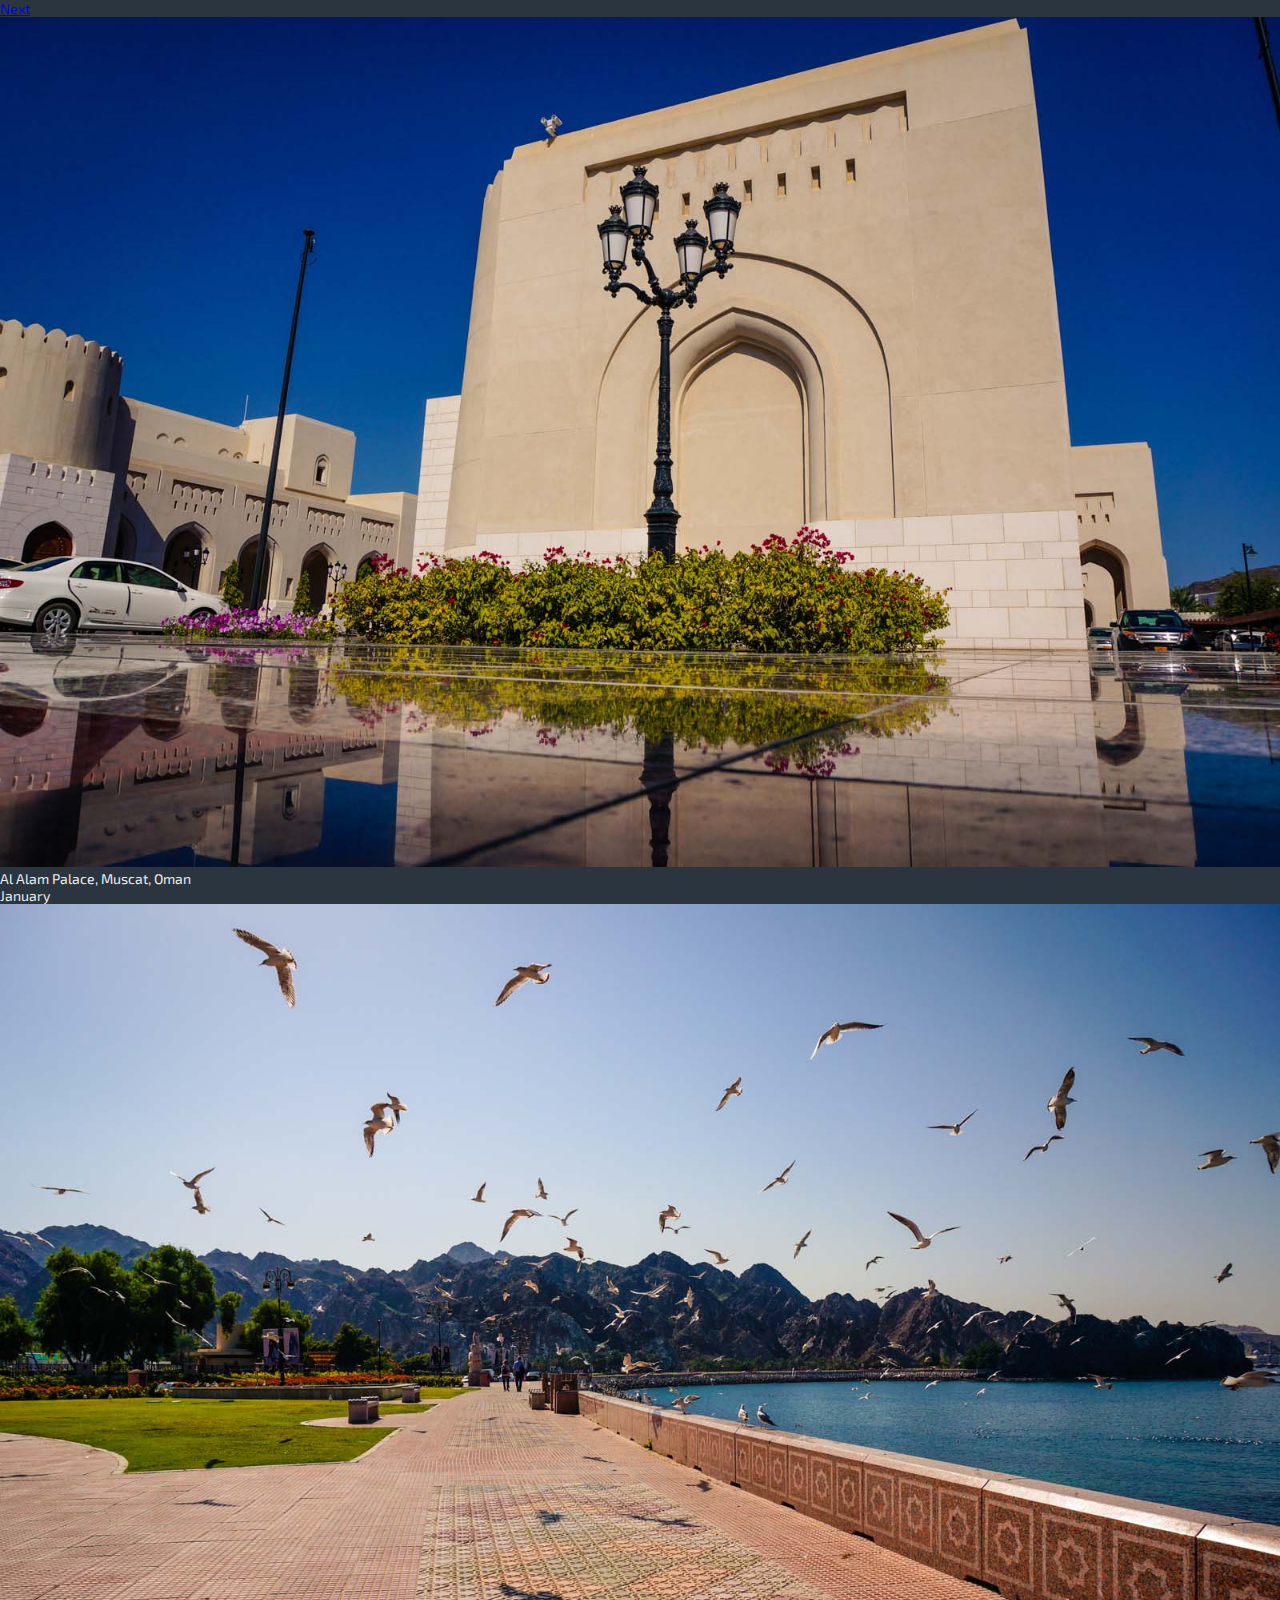
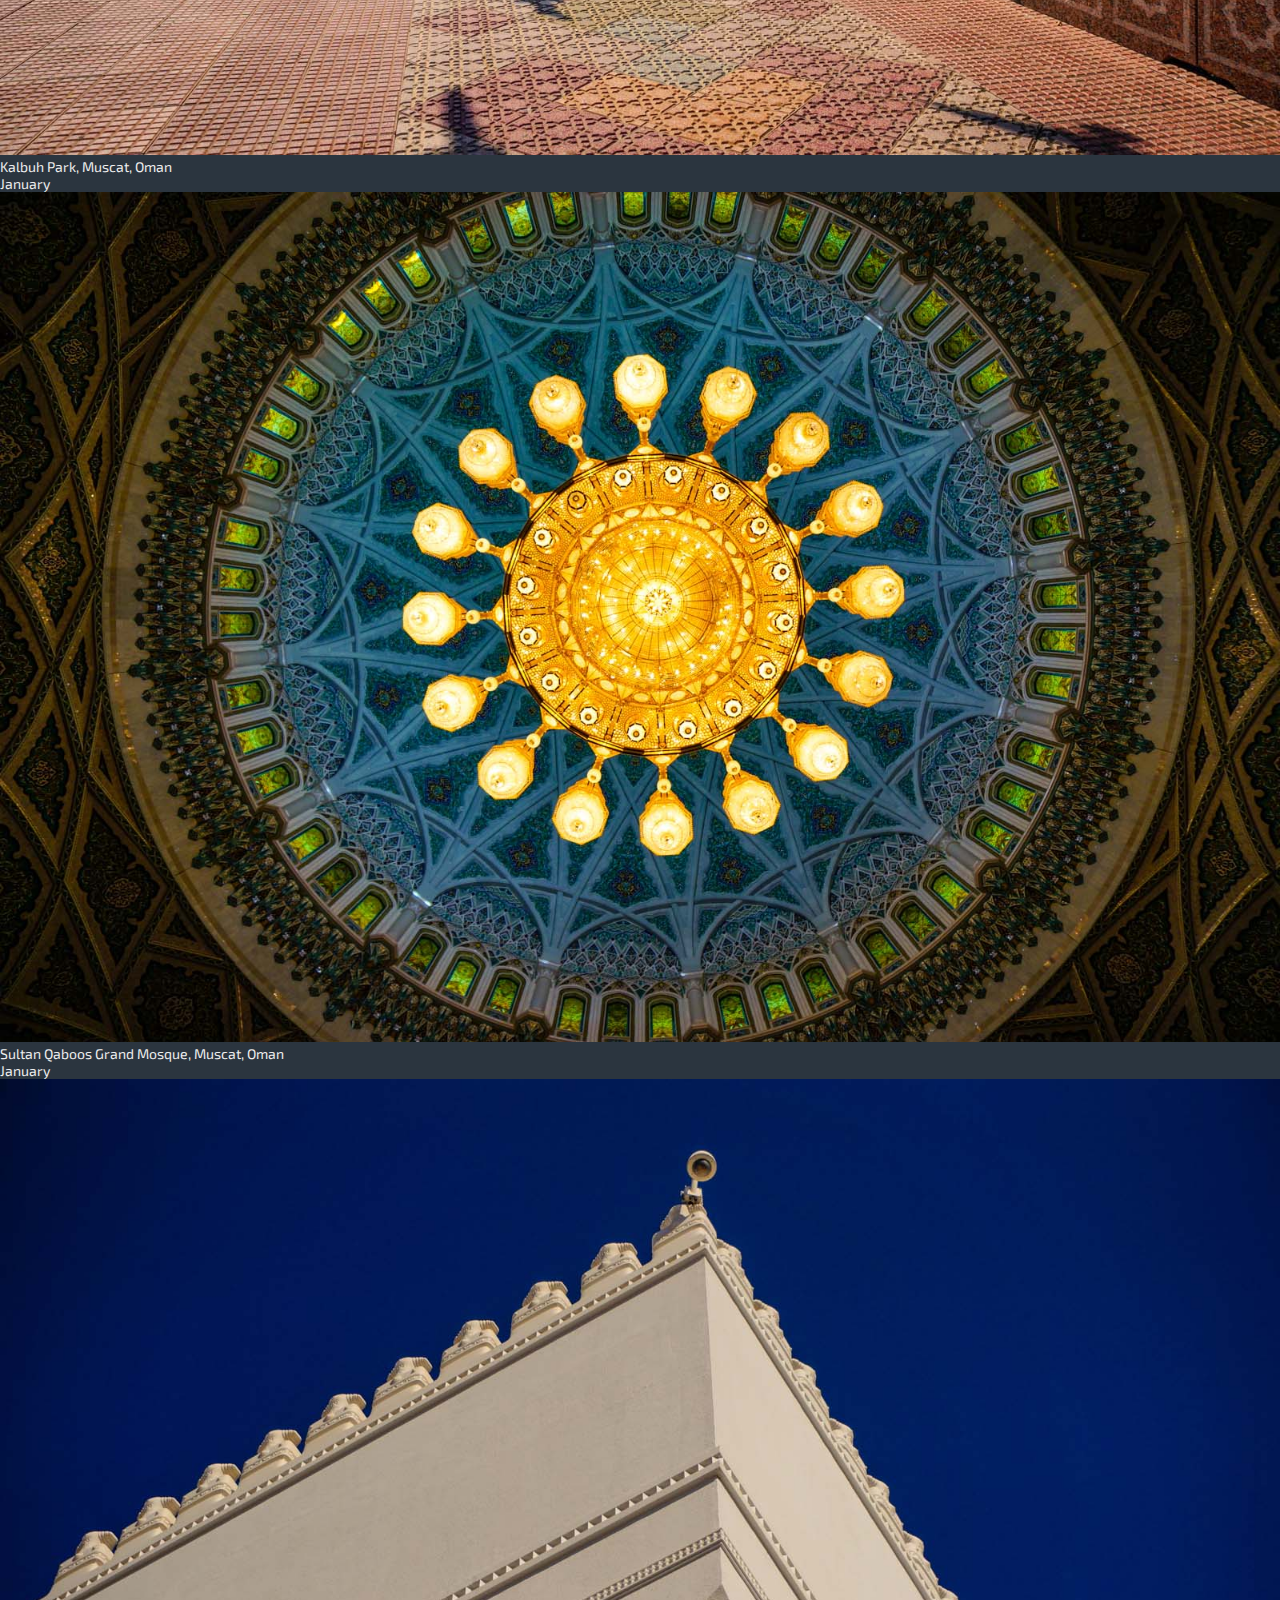
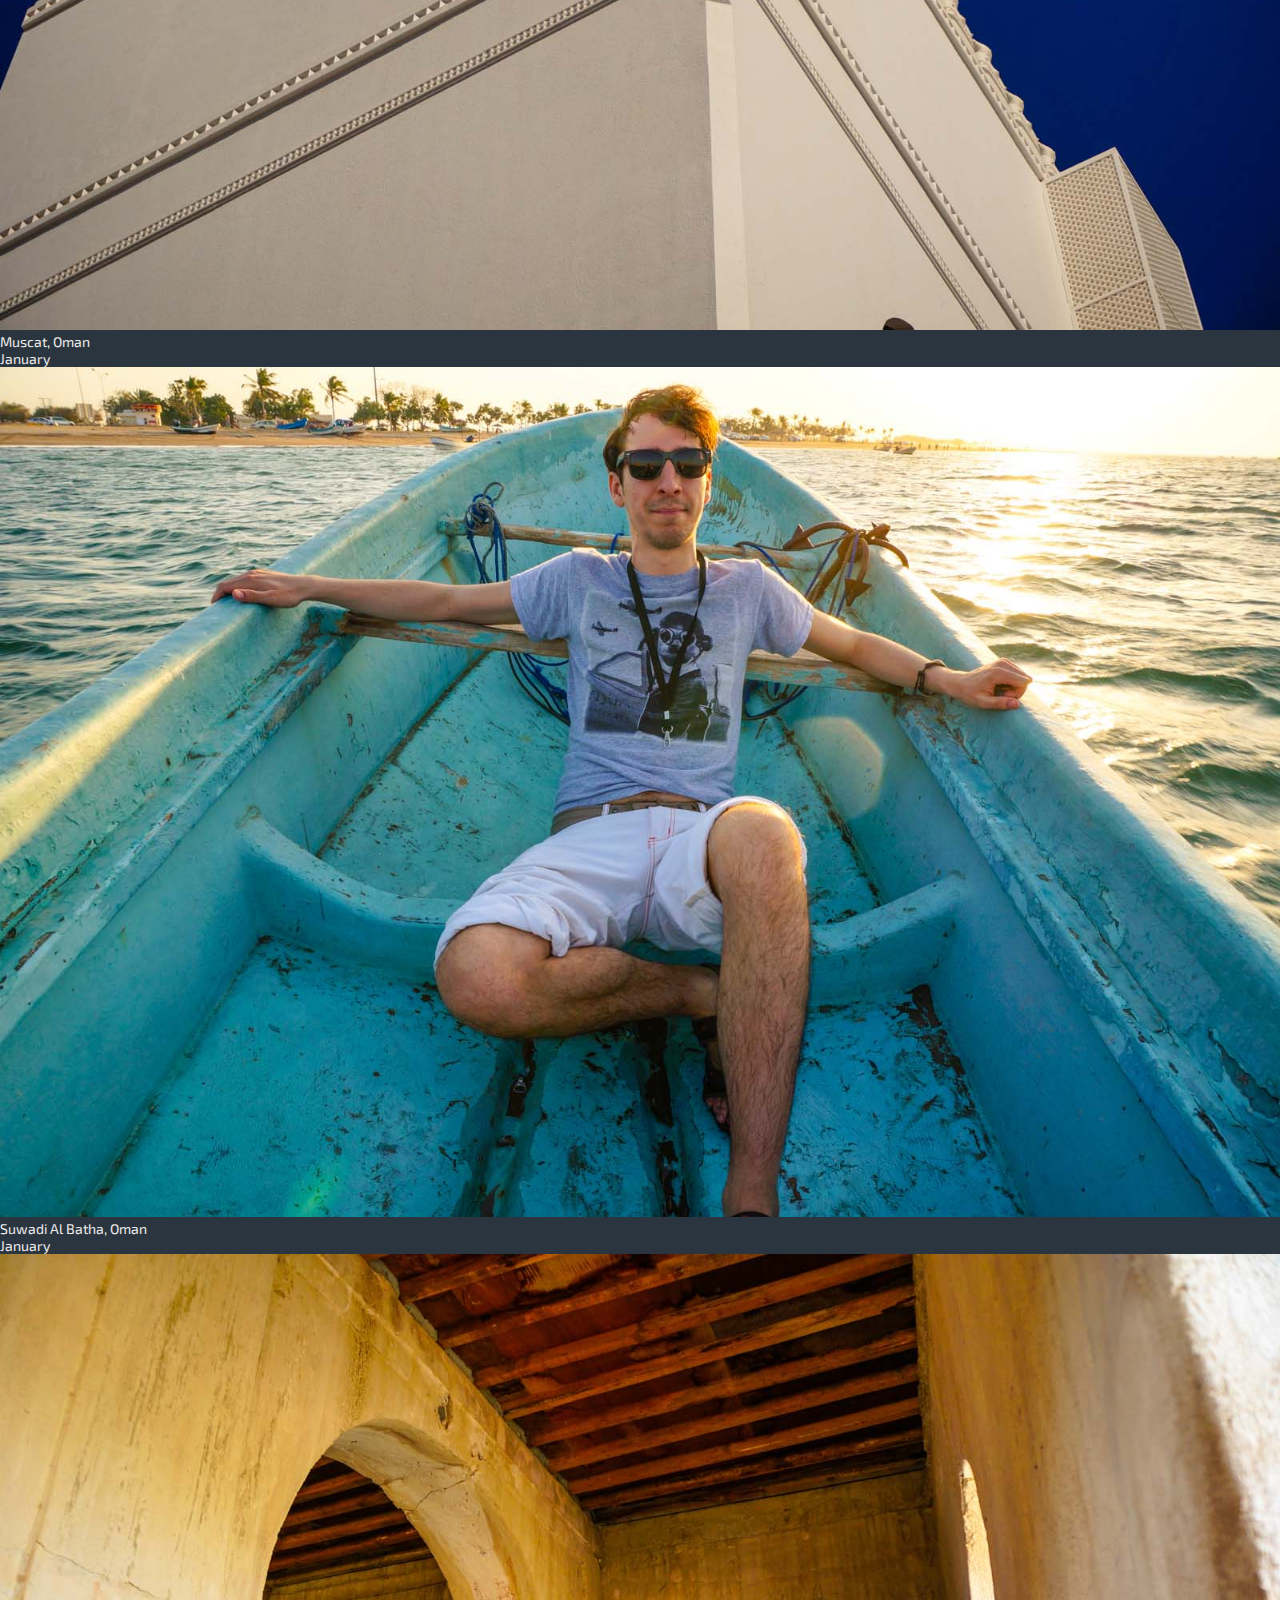
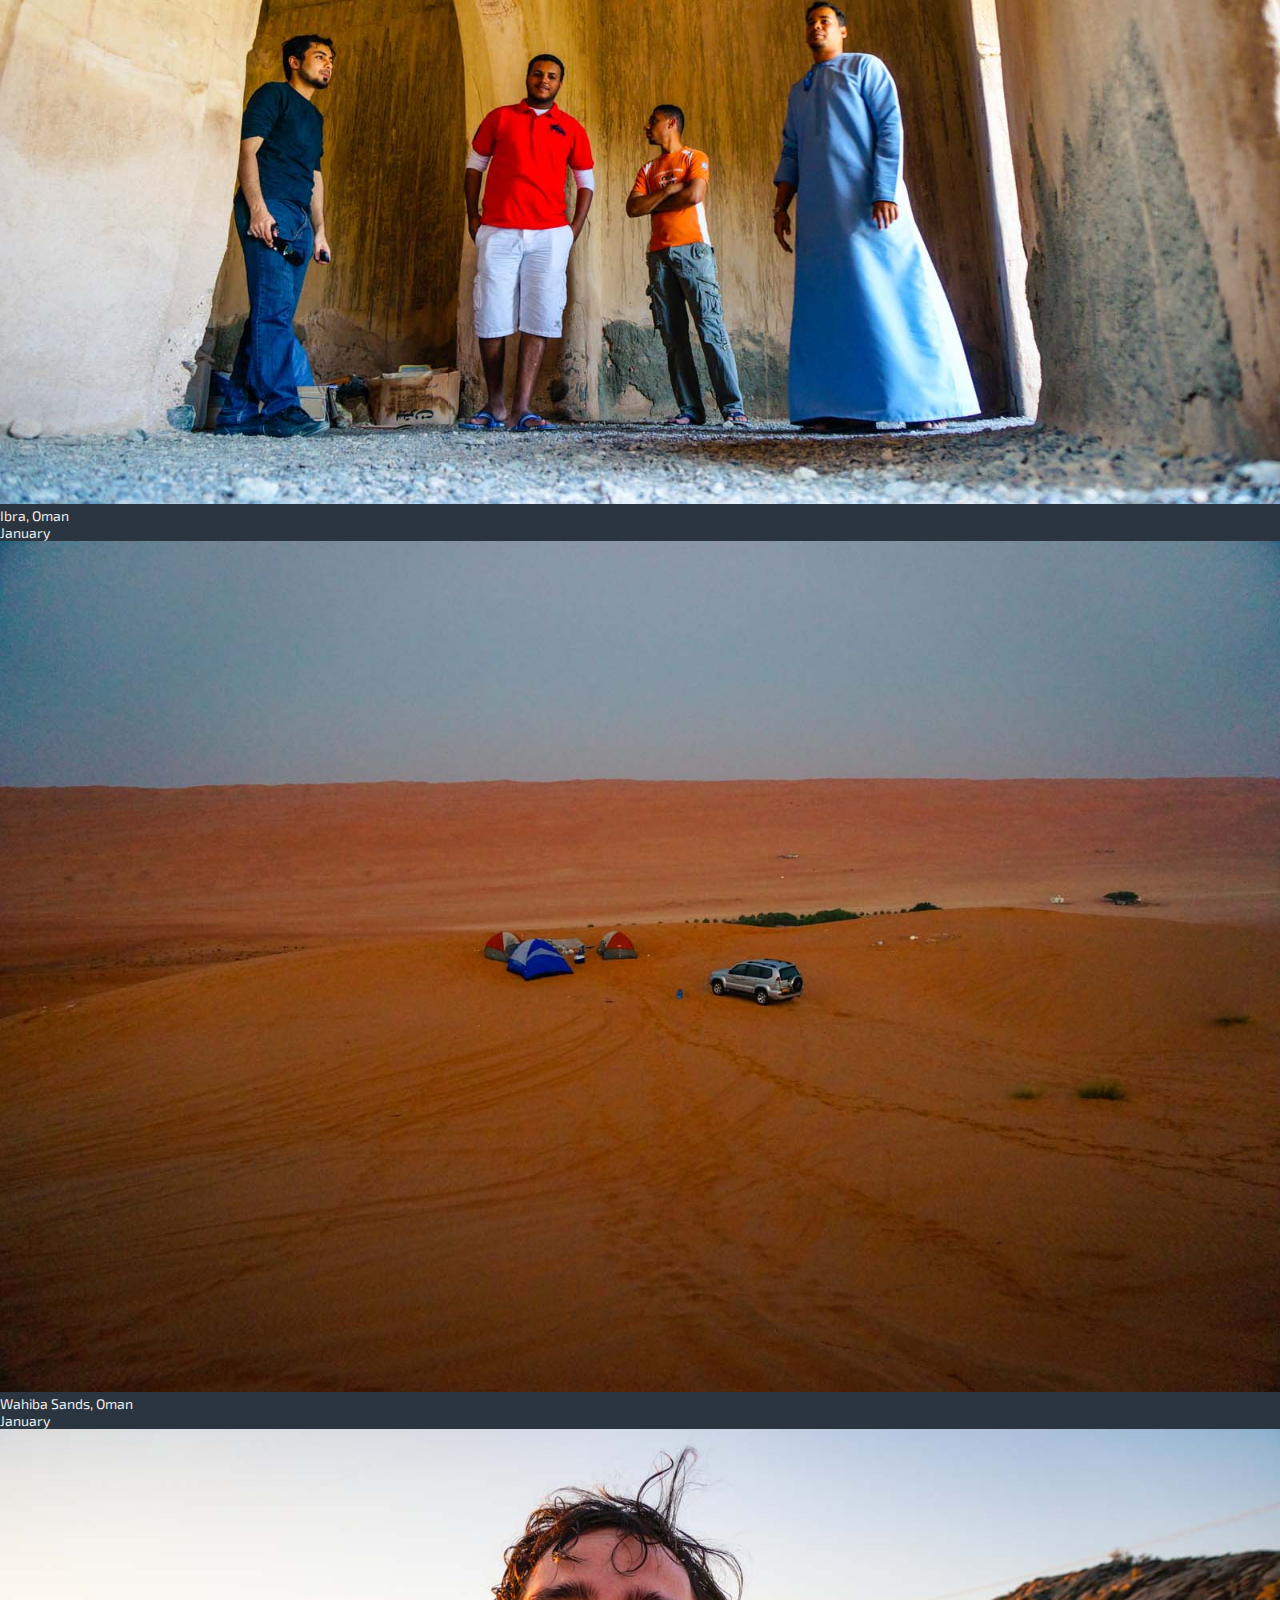
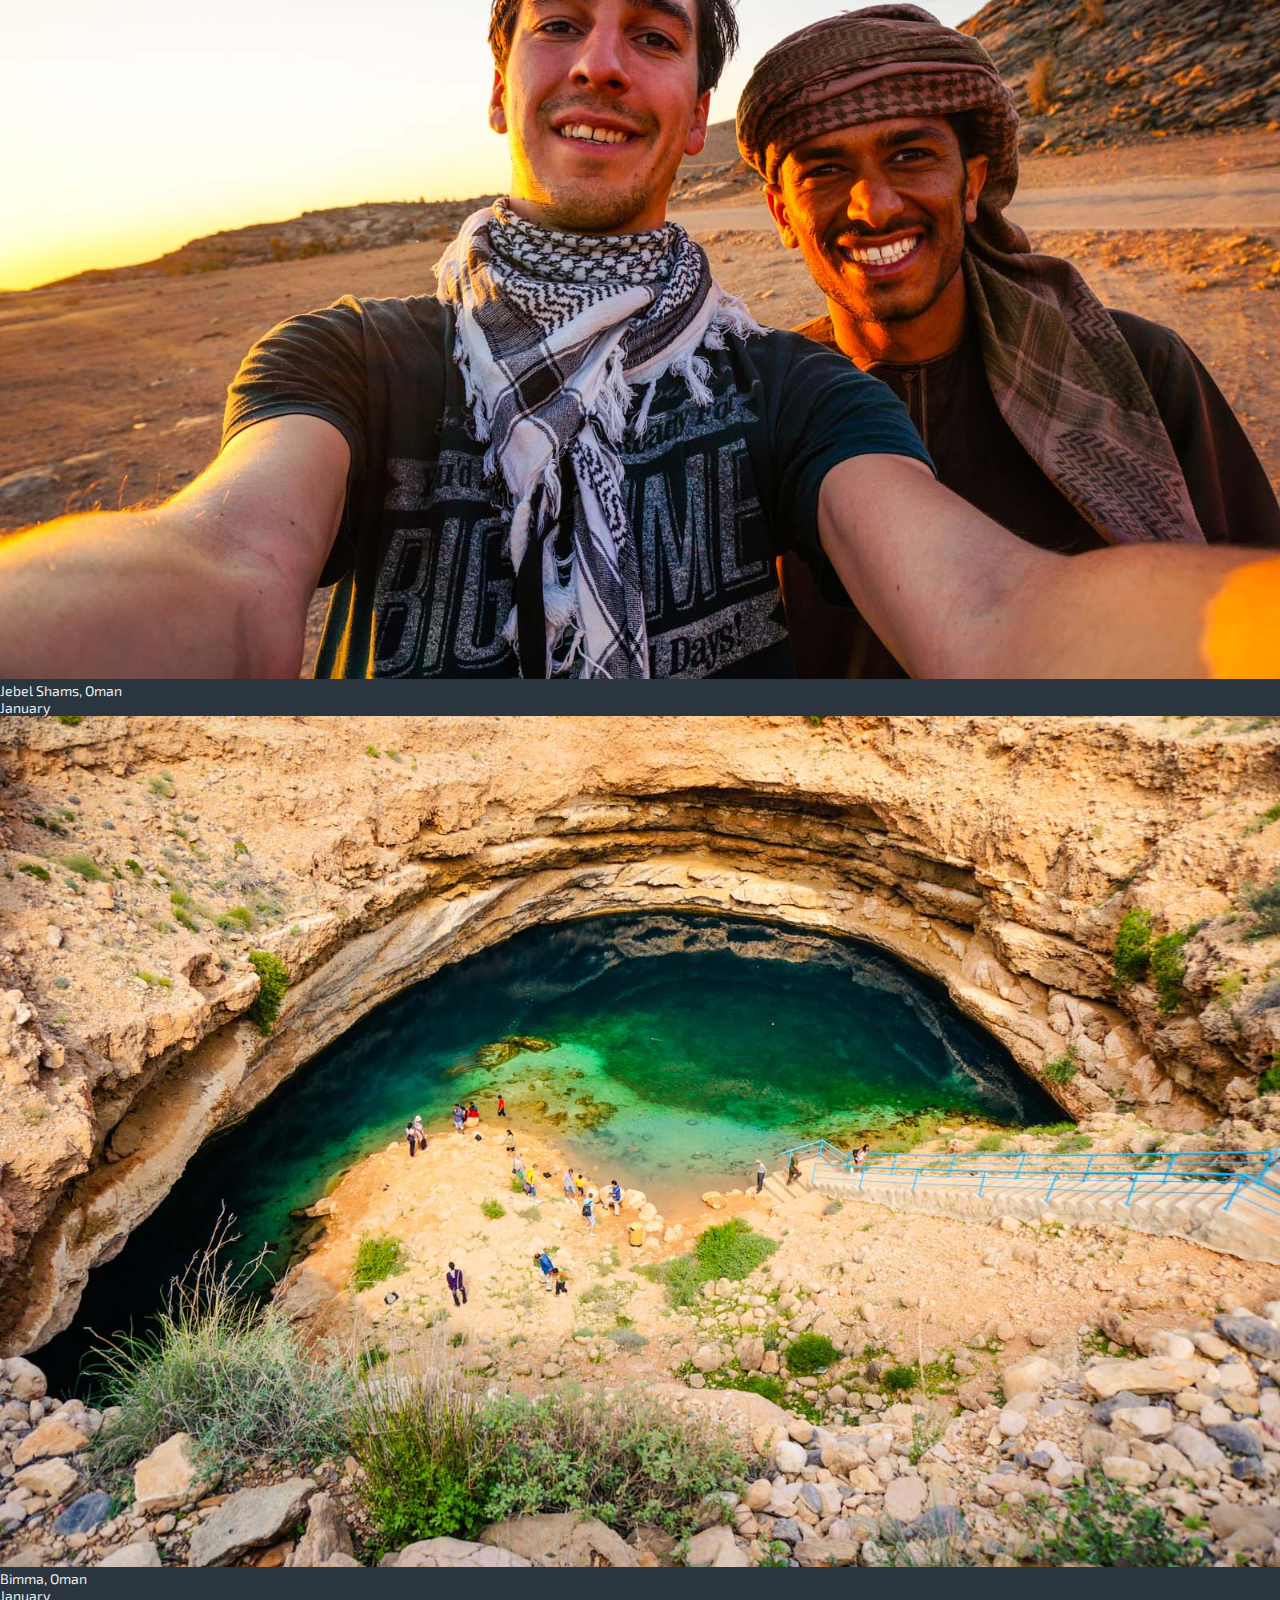
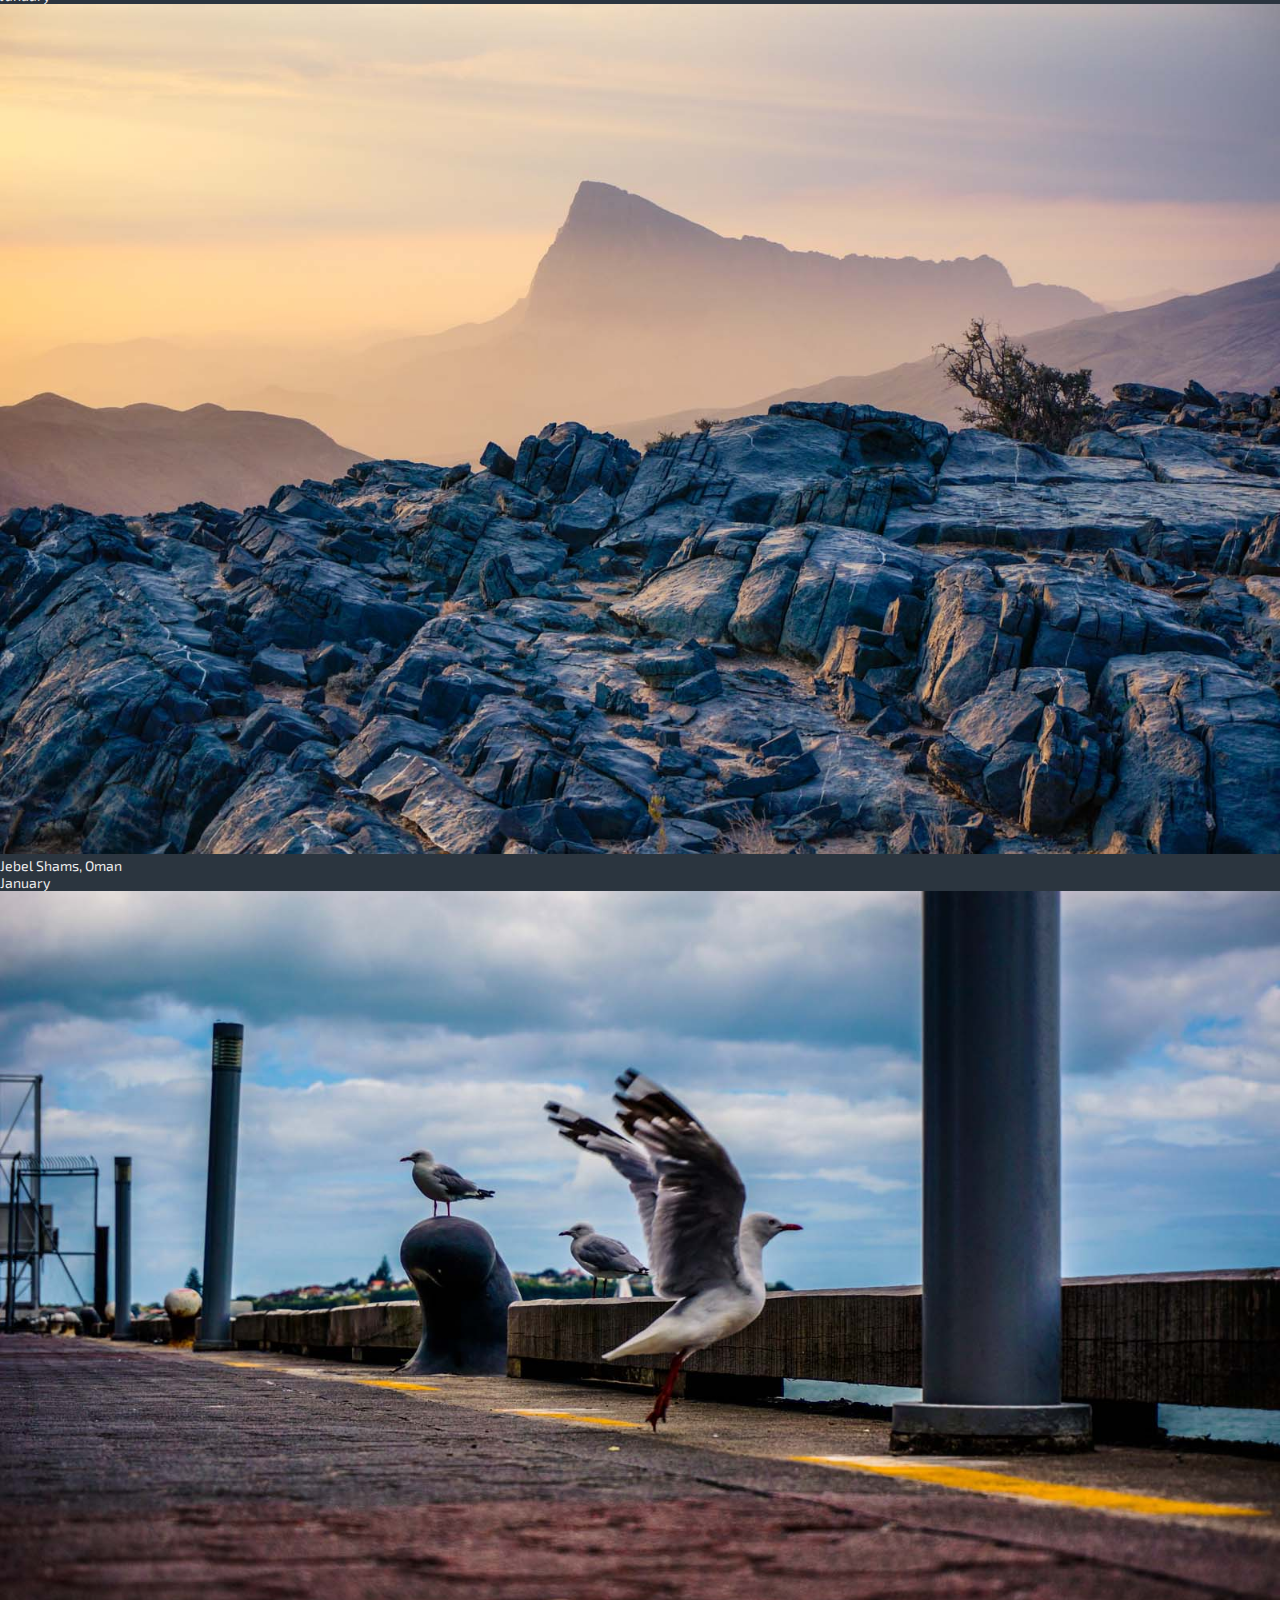
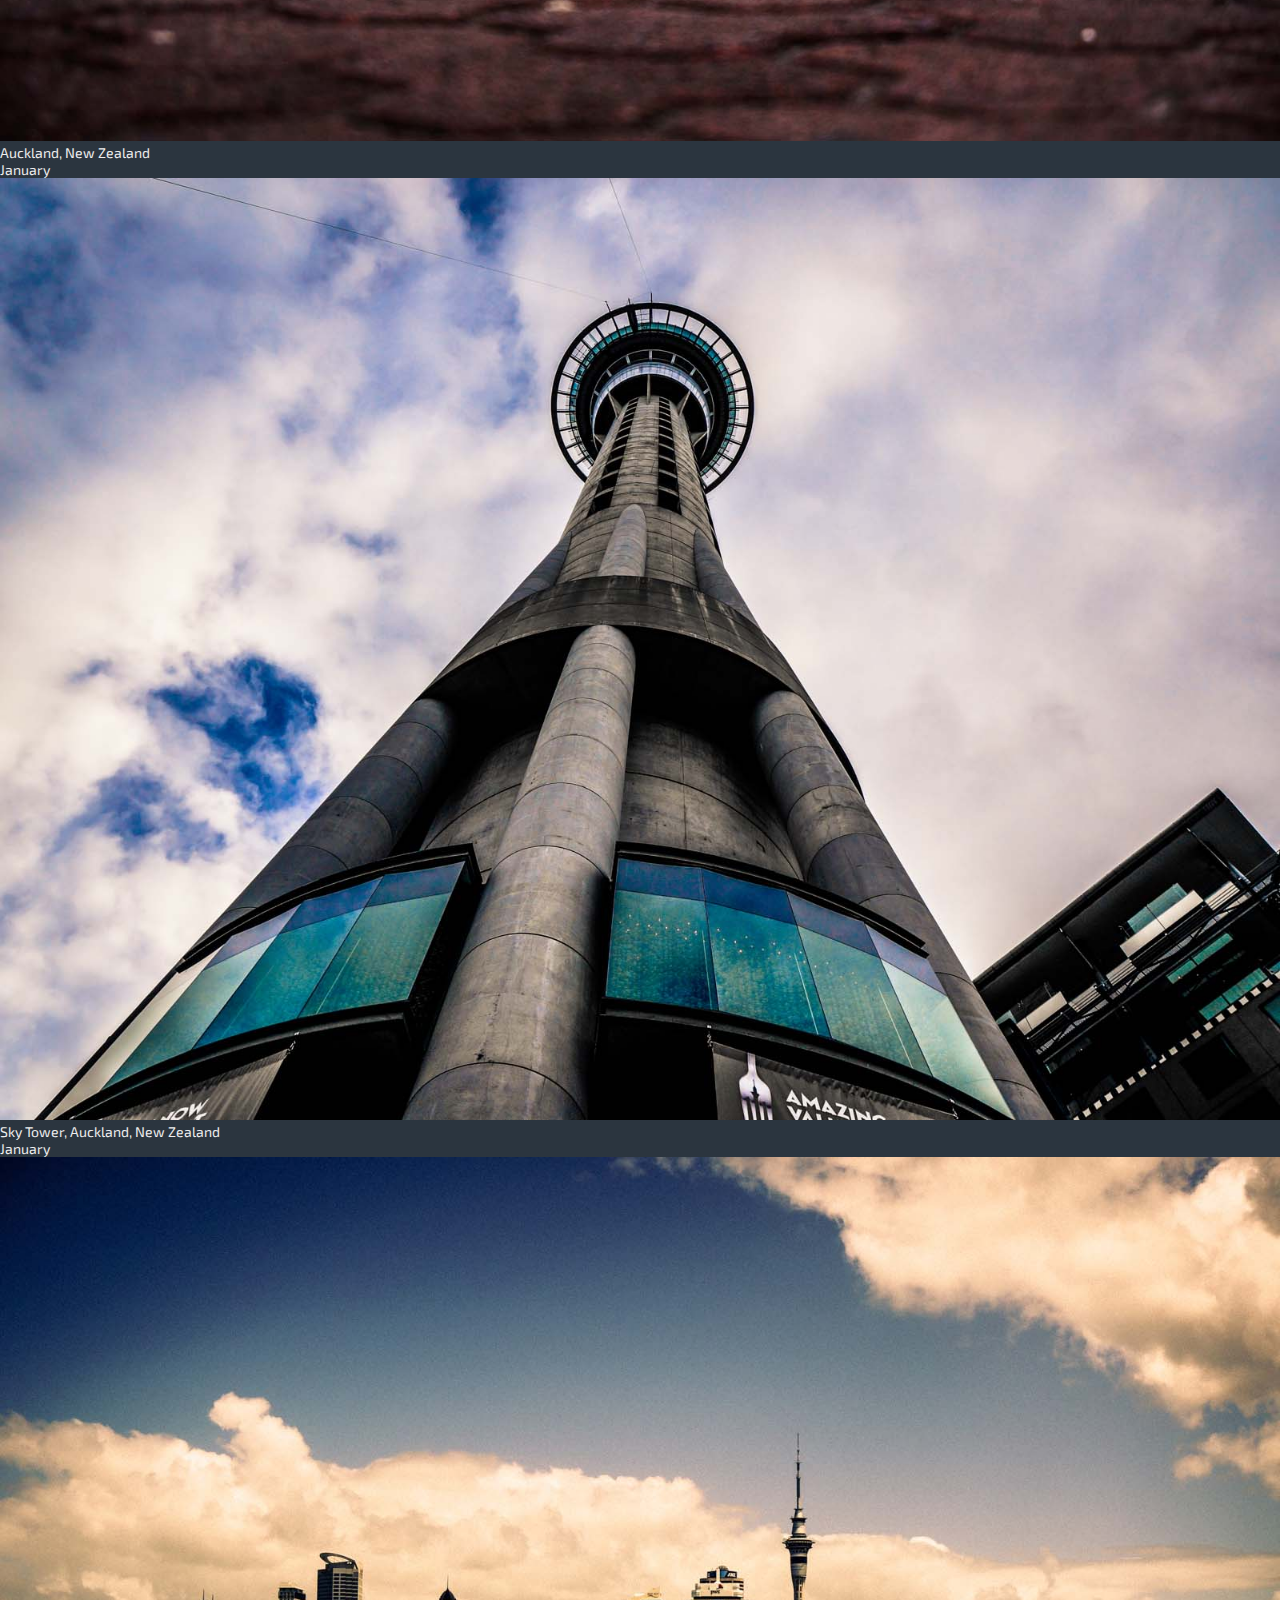
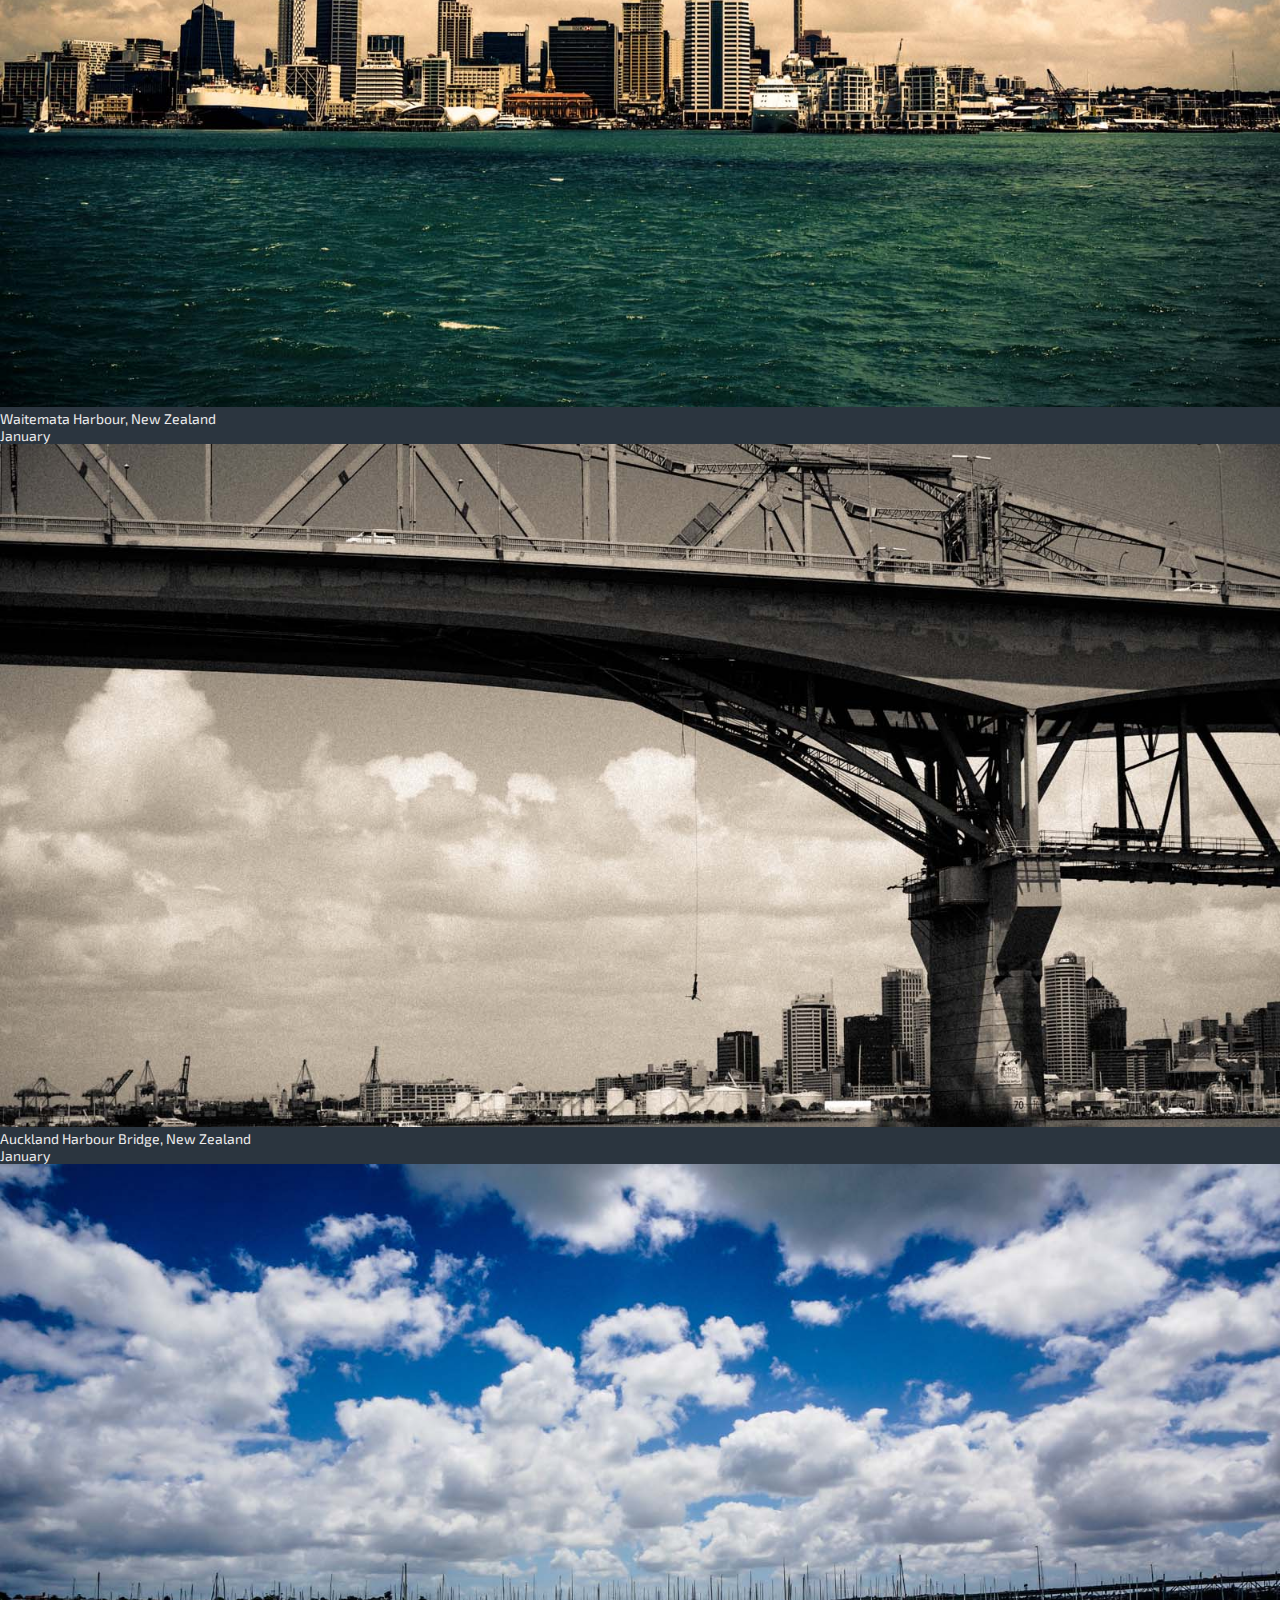
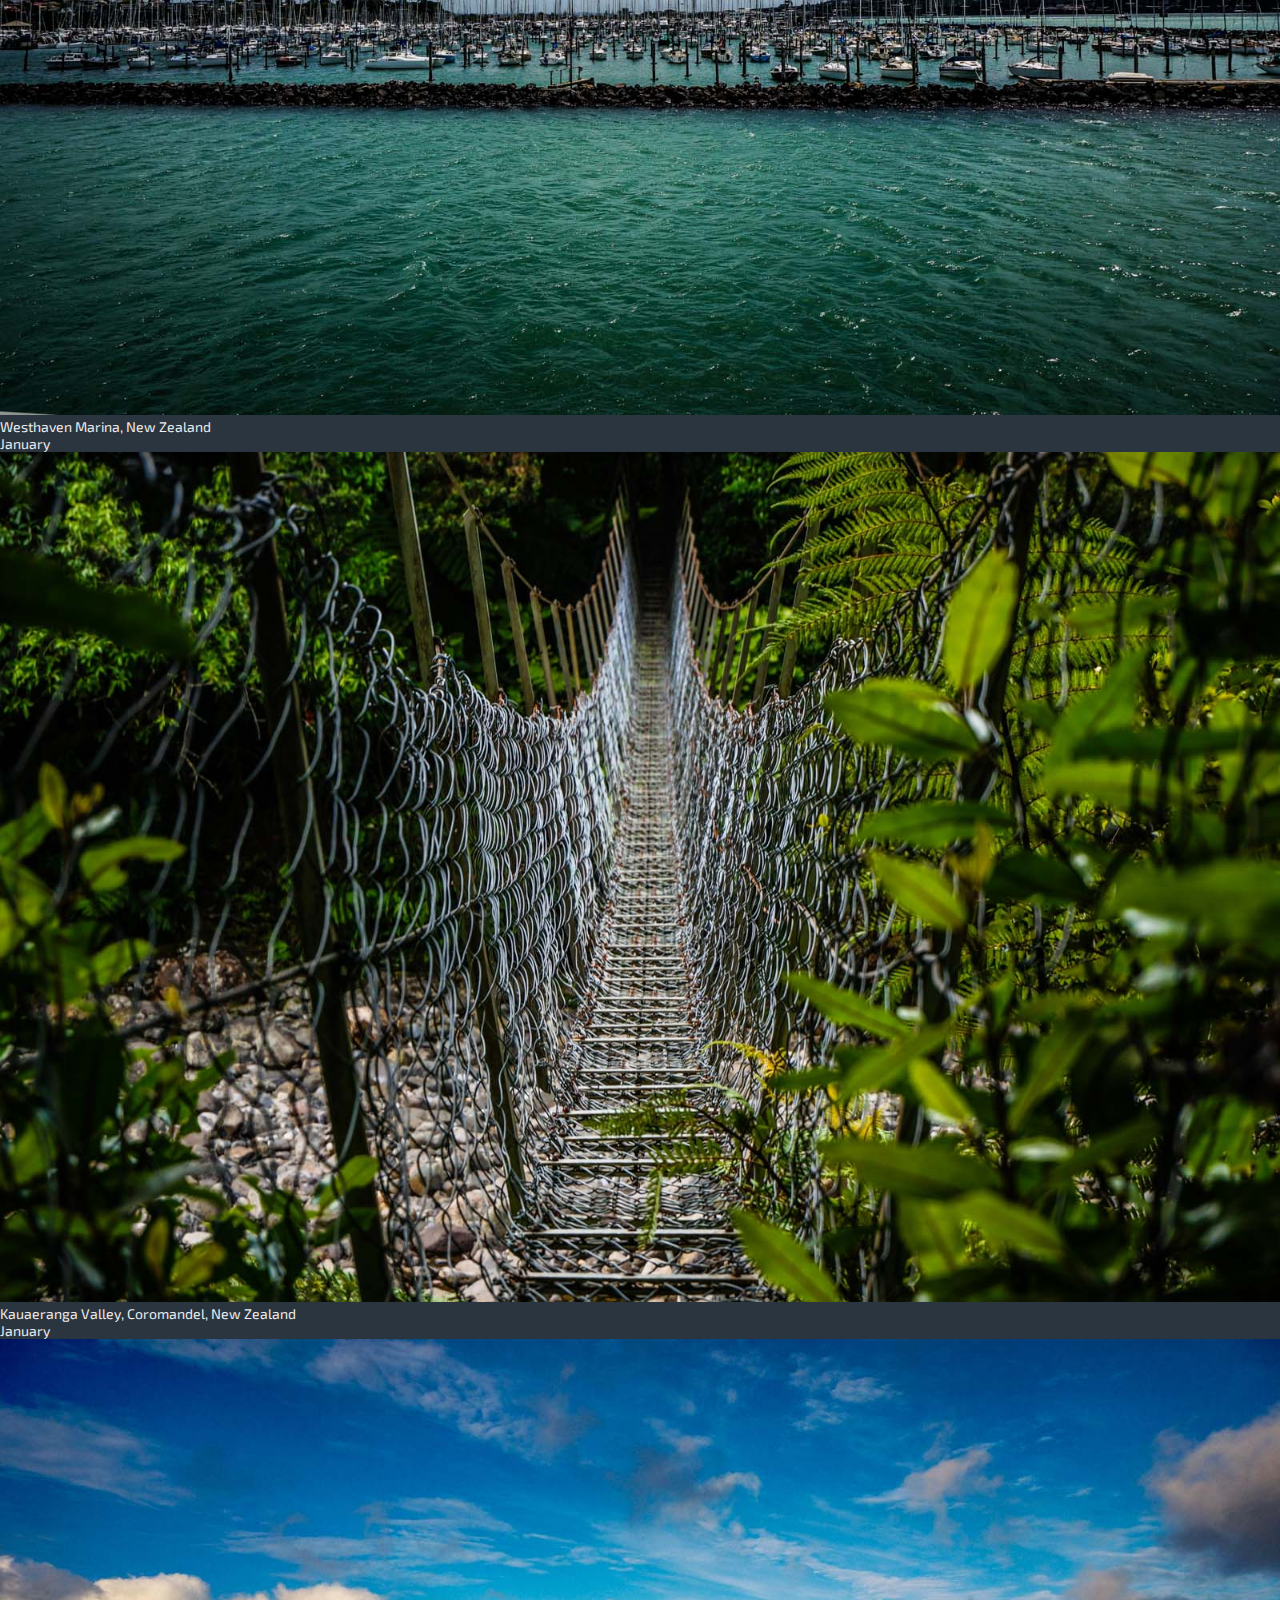
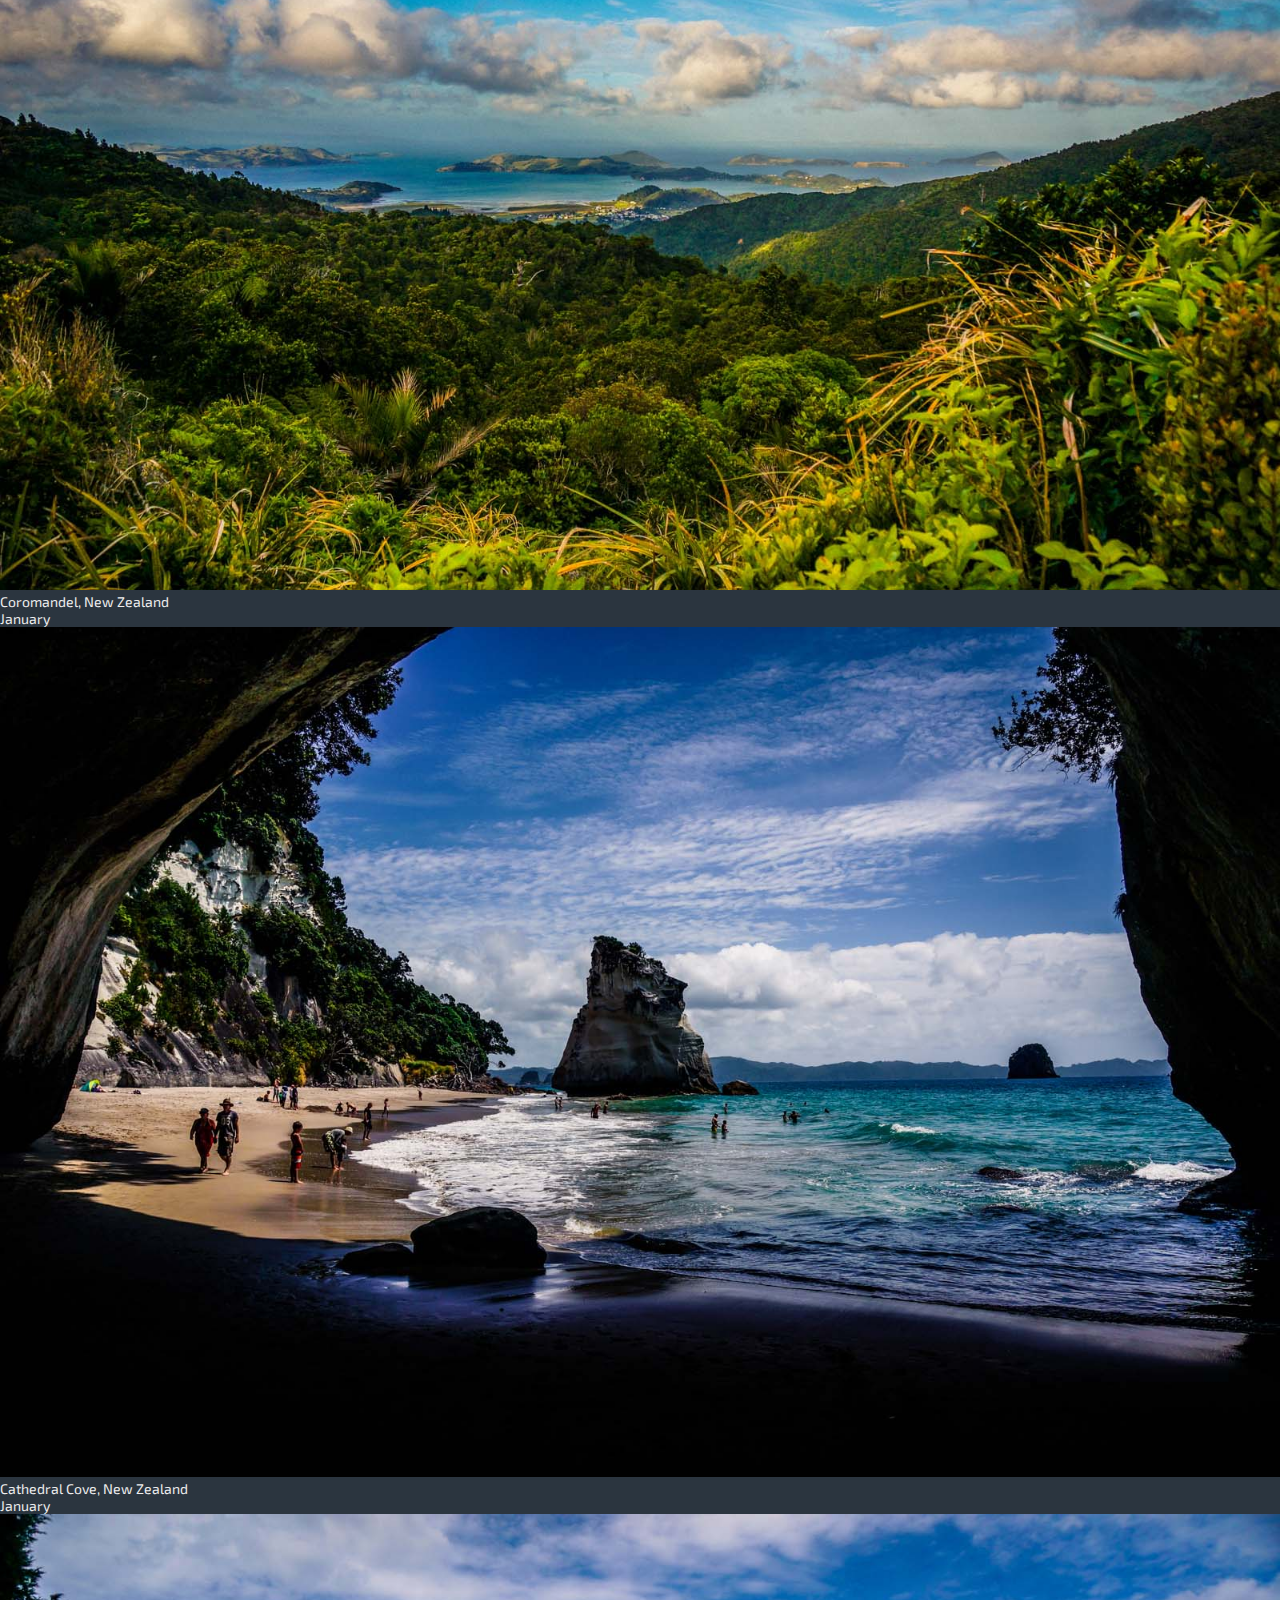
<file: 2.html>
<!DOCTYPE html>
<html lang="en">
  <head>
    <meta charset="utf-8" />
    <meta name="viewport" content="initial-scale=1.0, user-scalable=no">
    <title>Infinity scroll tryout</title>
    <link href="css/style.css" rel="stylesheet">
    <link href="css/normalize.css" rel="stylesheet">
    <script type="text/javascript" src="js/jquery-1.10.2.min.js"></script>
    <script type="text/javascript" src="js/jquery.jscroll.js"></script>
    <script type="text/javascript" src="js/photodata.js"></script>
    <script type="text/javascript" src="js/main.js"></script>
    <style type="text/css">
      div#container {
        width: 100%;
      }
    </style>
  </head>
  <body>
    <div id="container">
      <a href="3.html">Next</a>
    </div>
  </body>
</html>
</file>
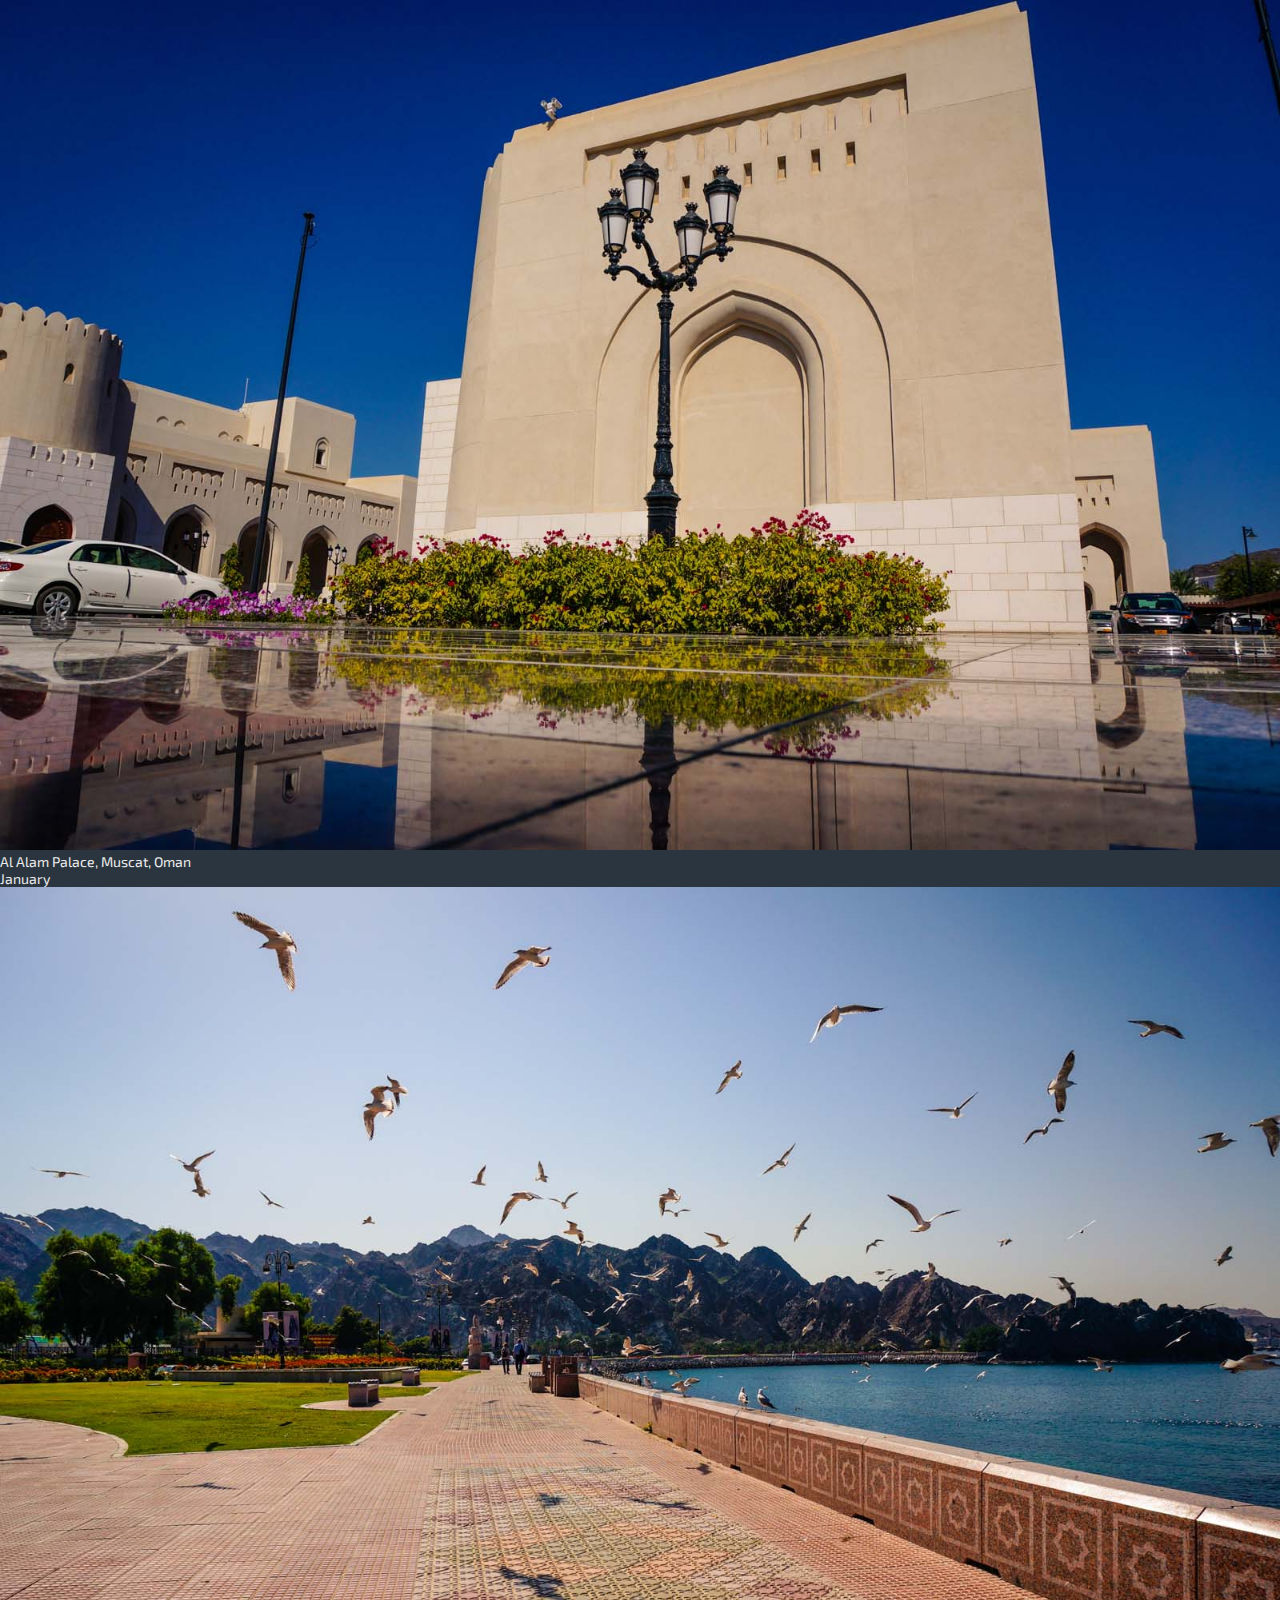
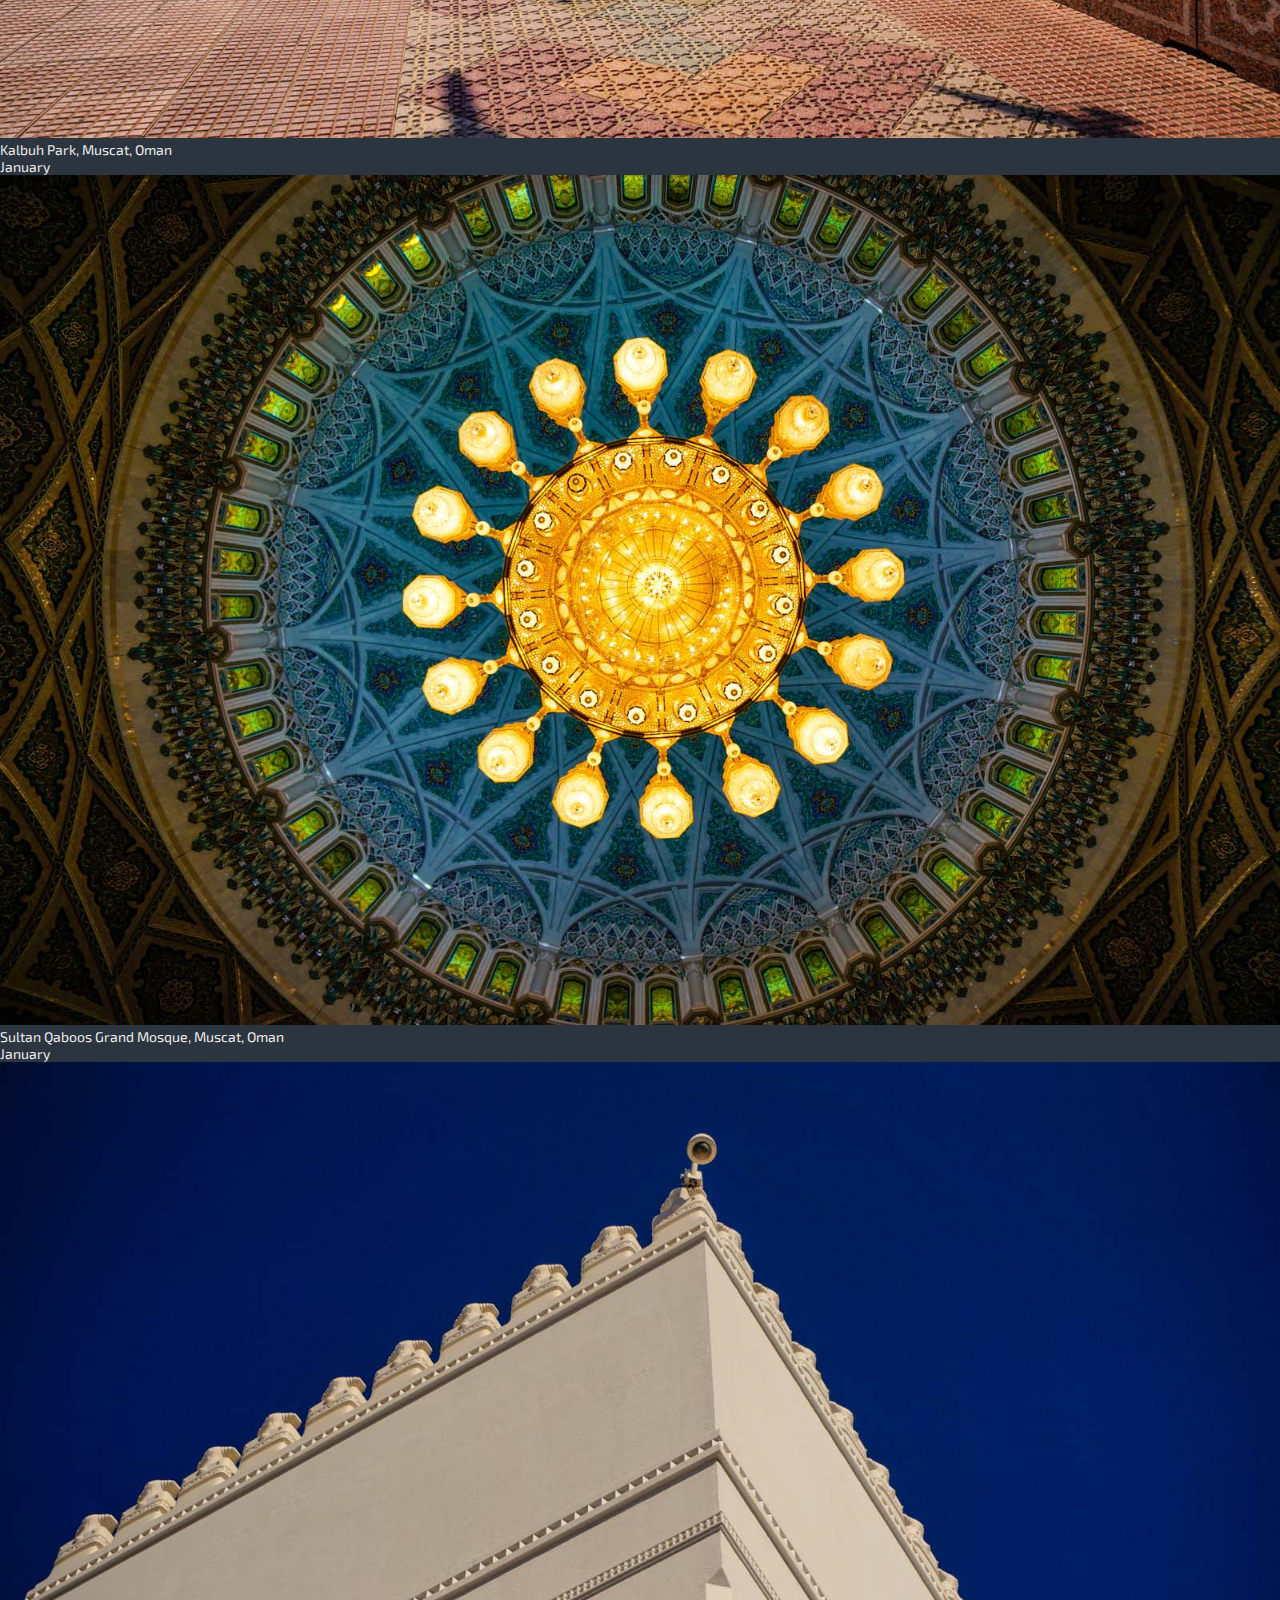
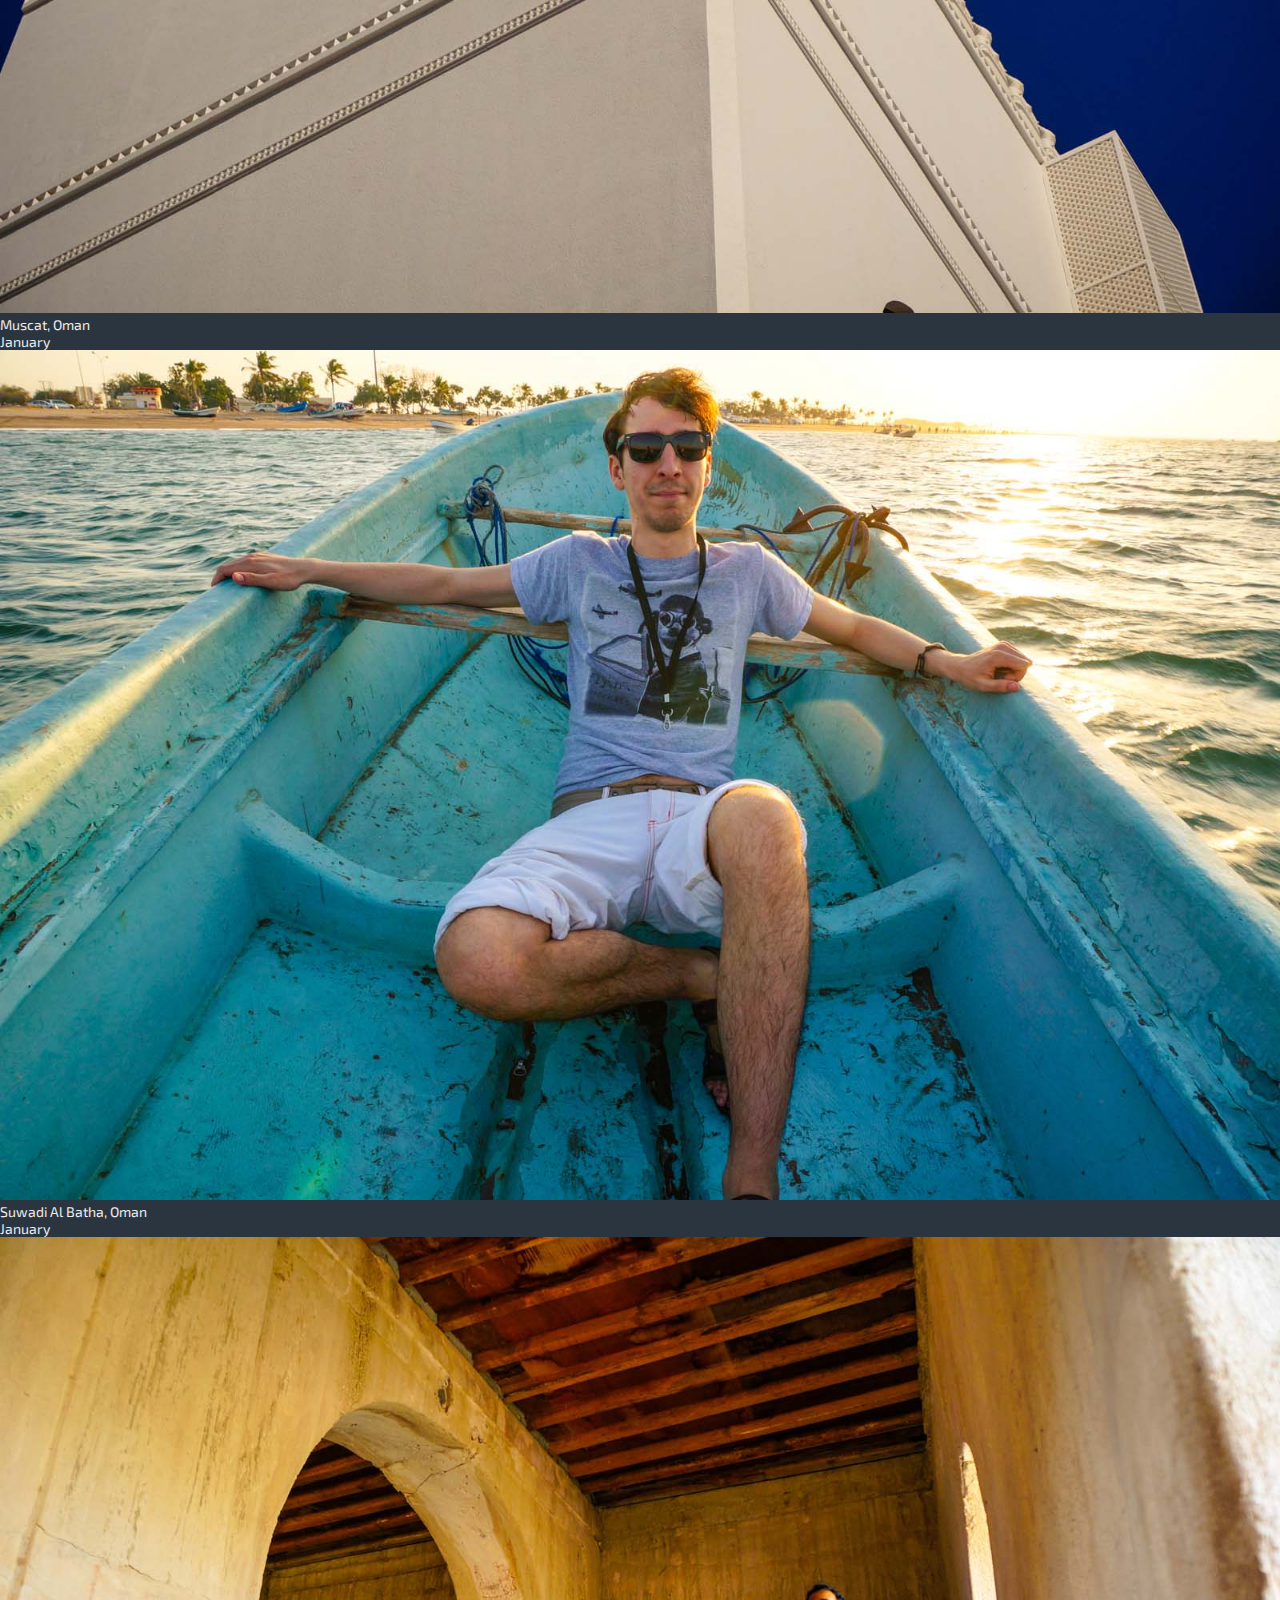
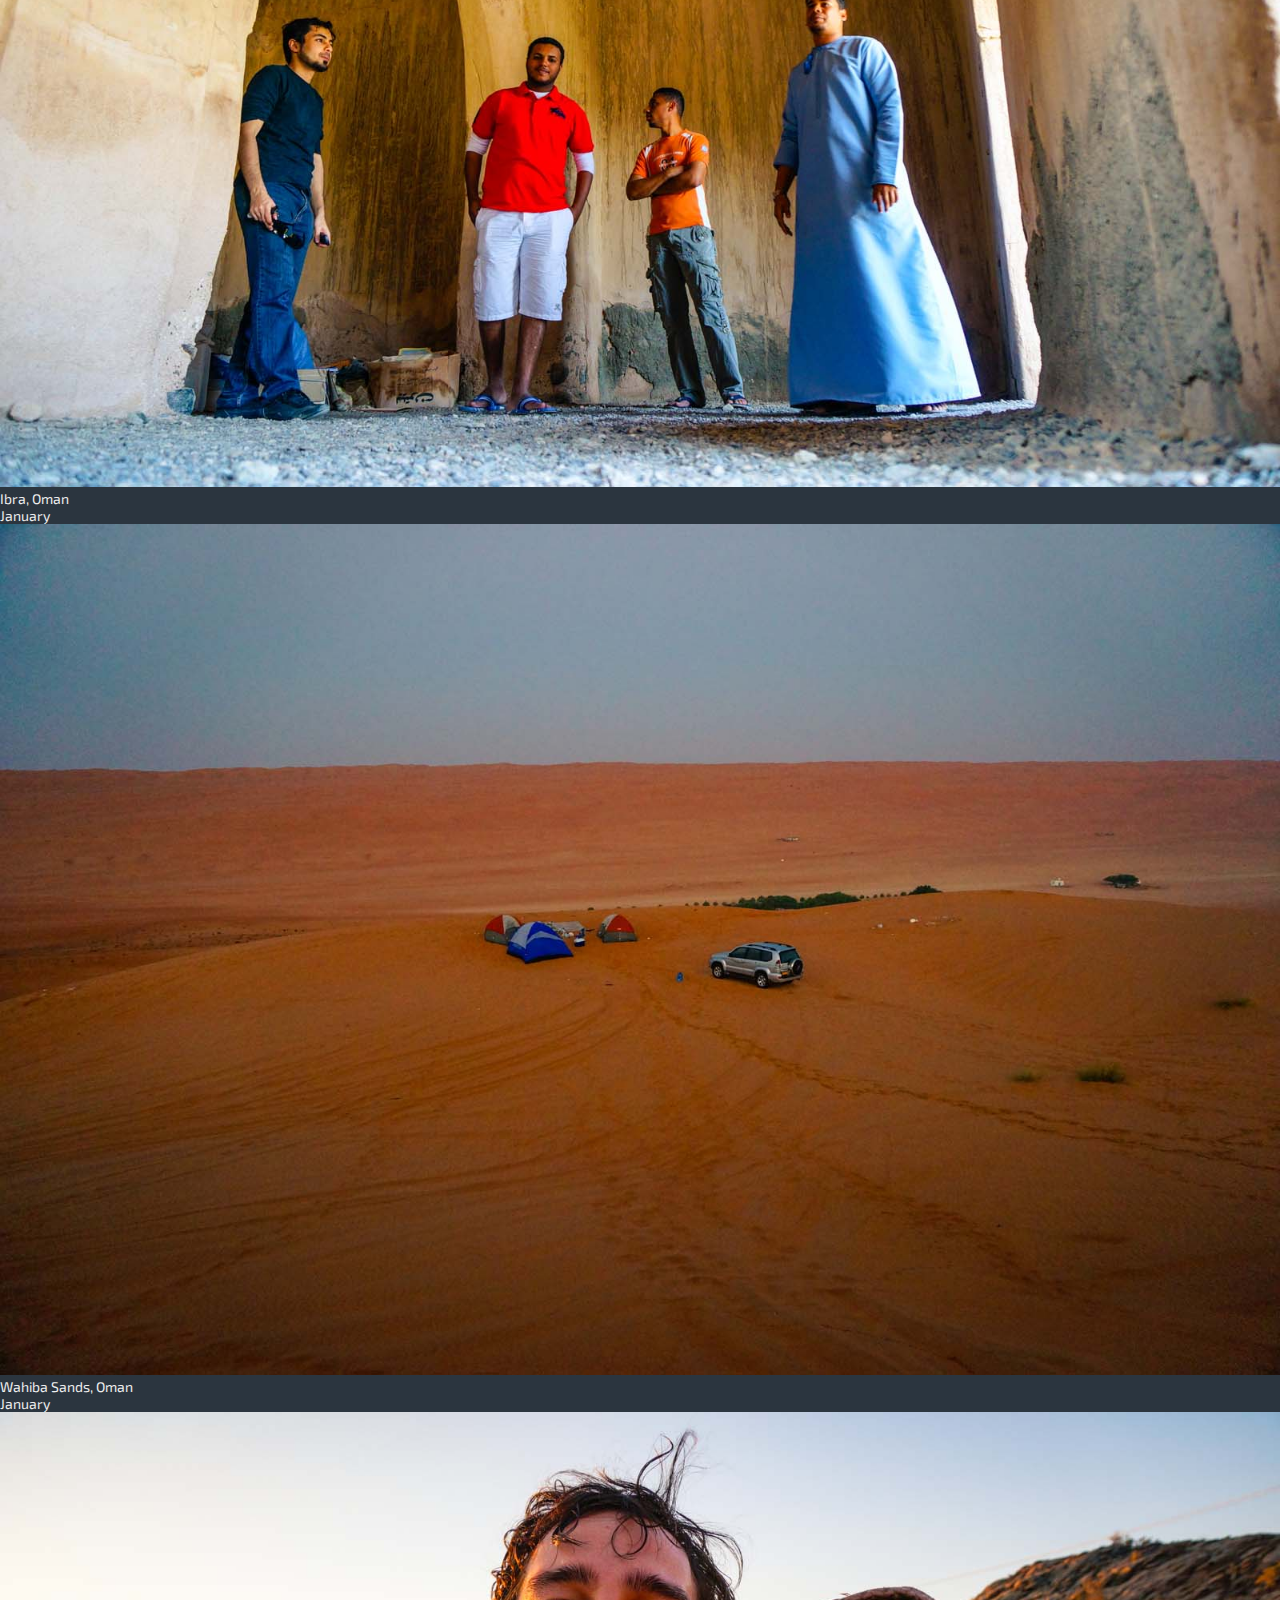
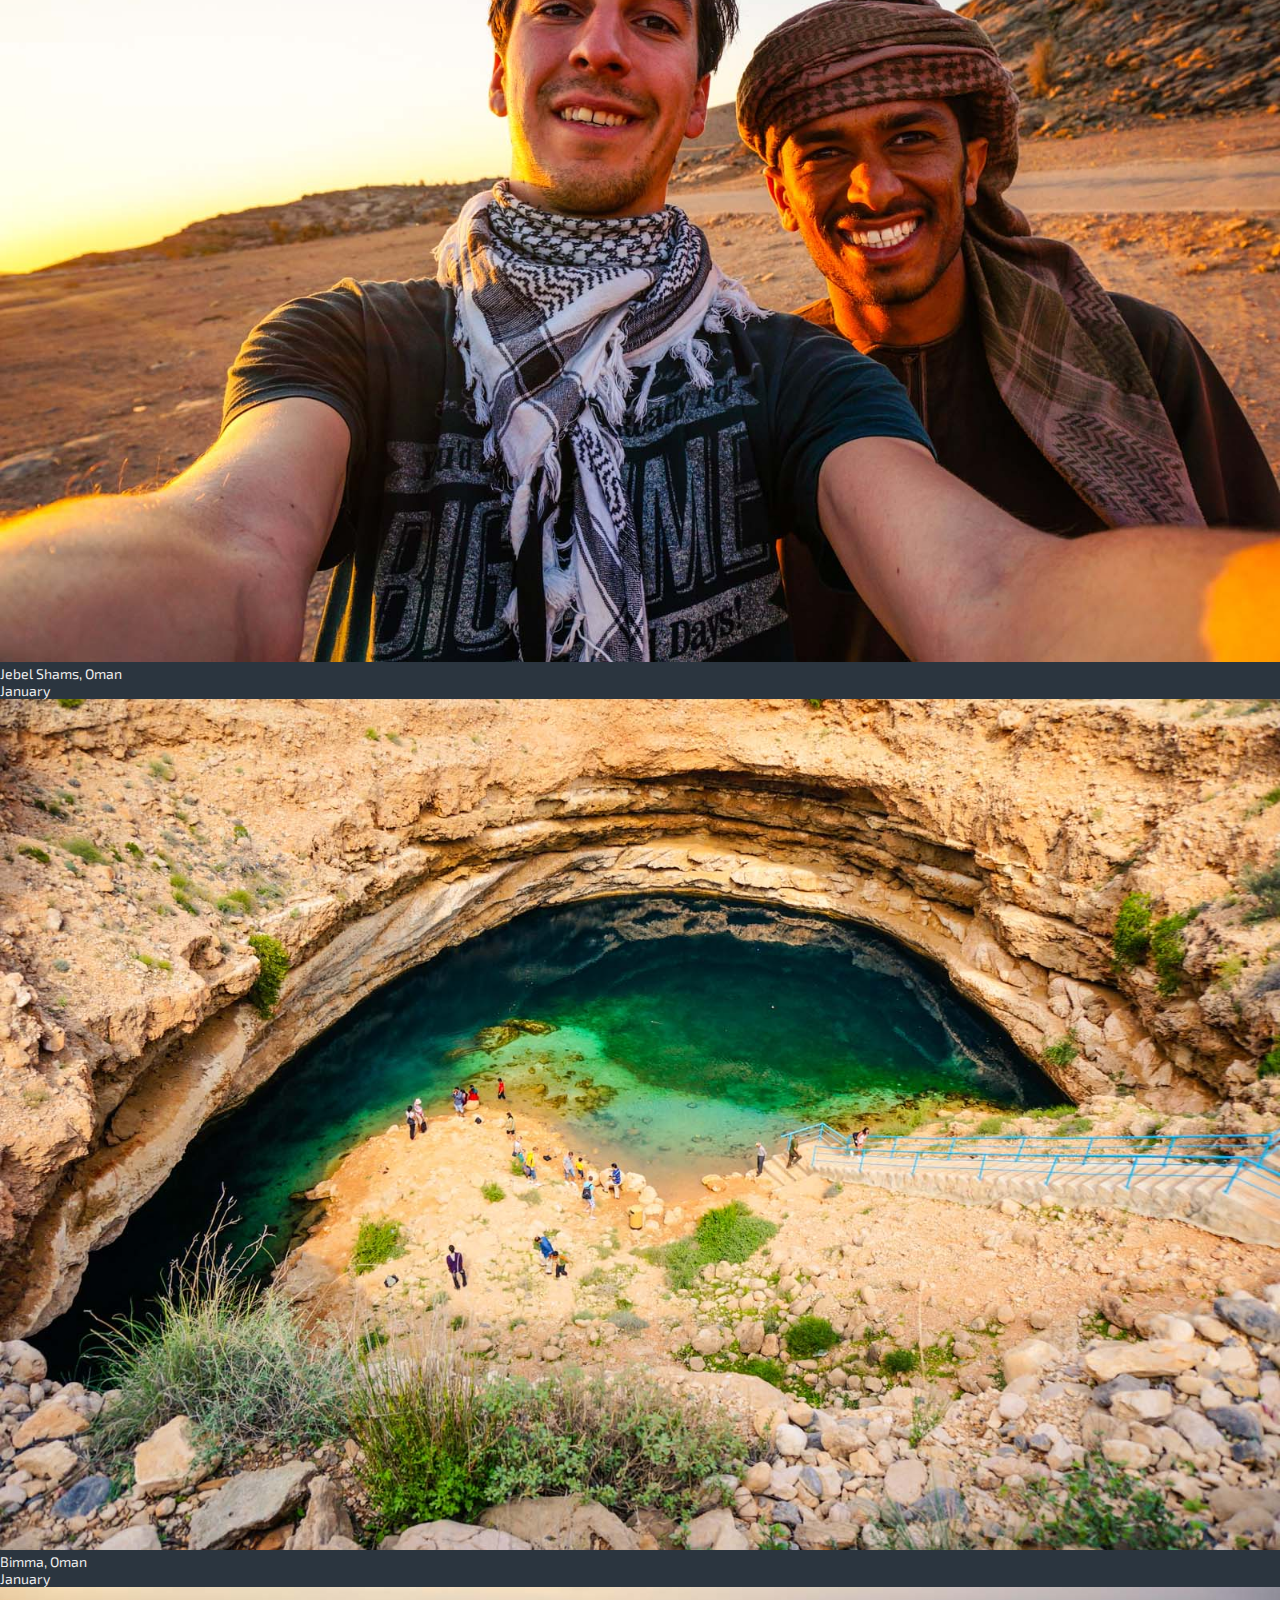
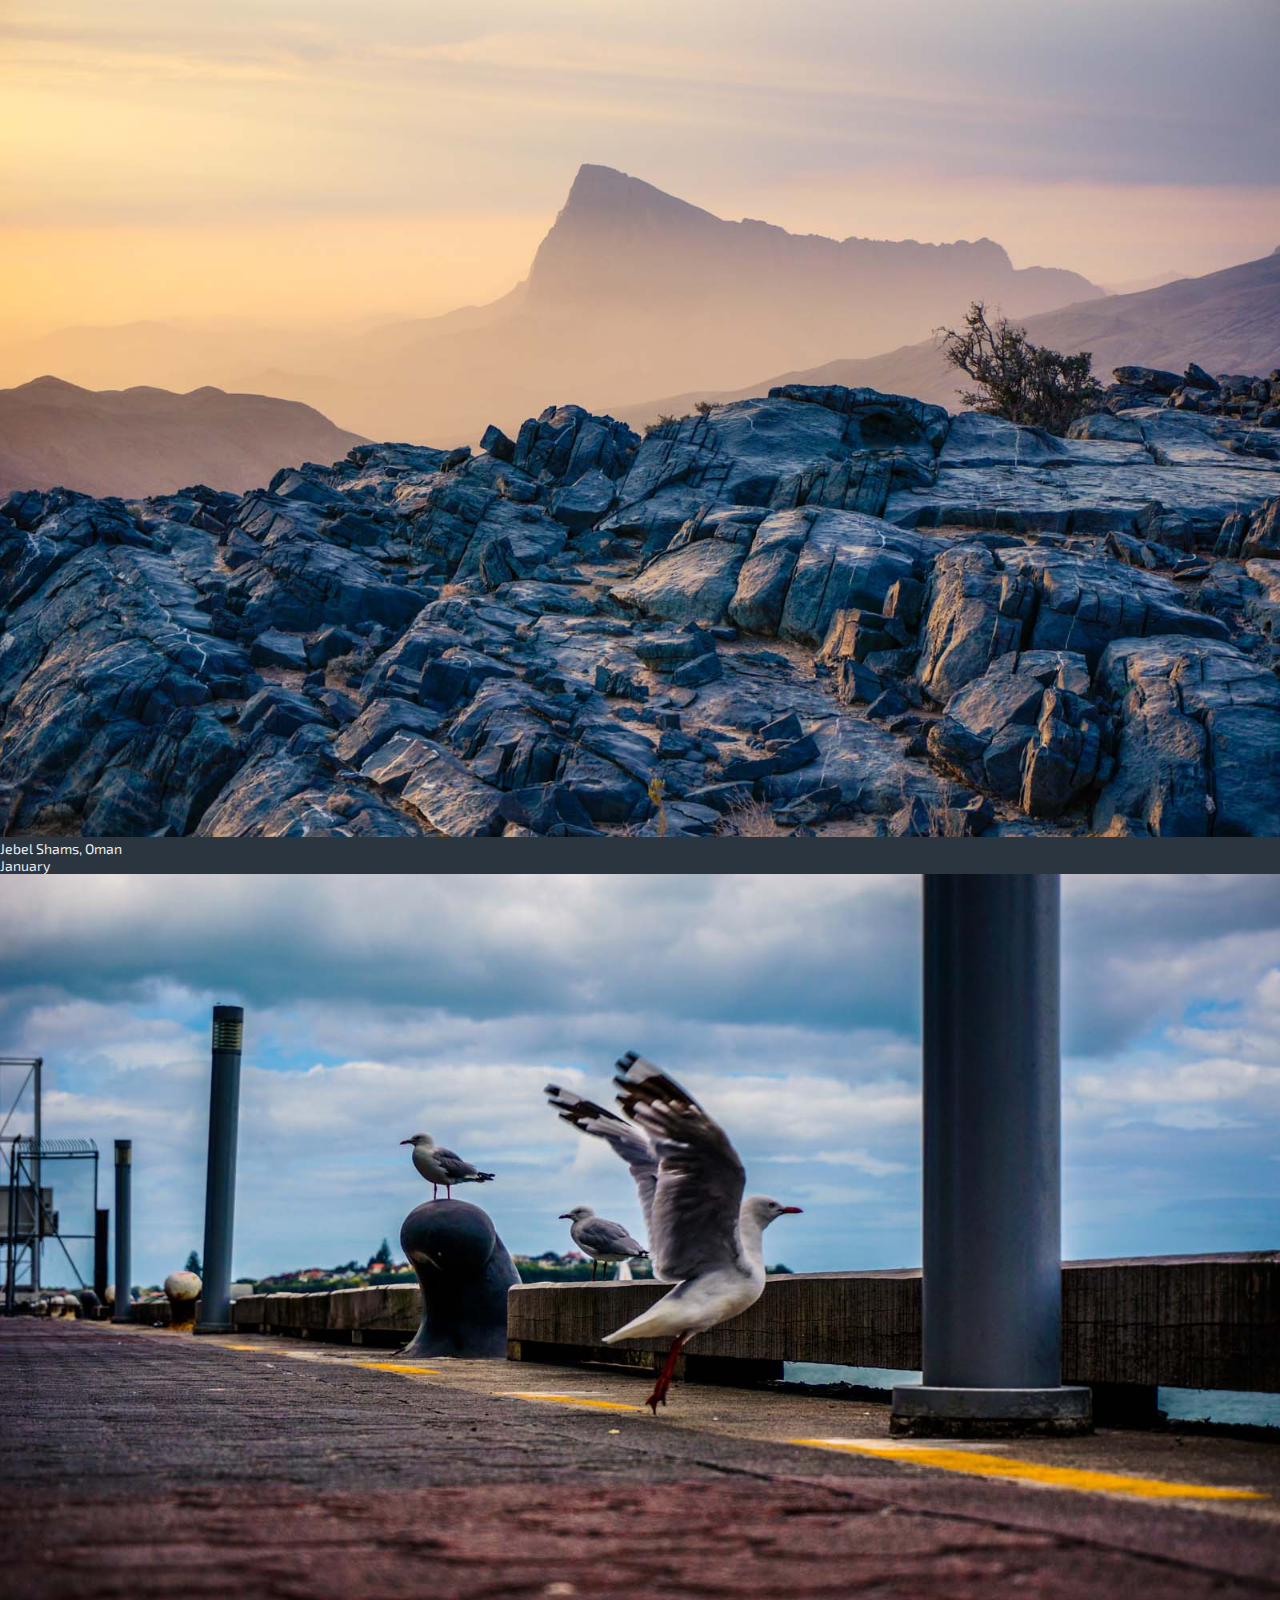
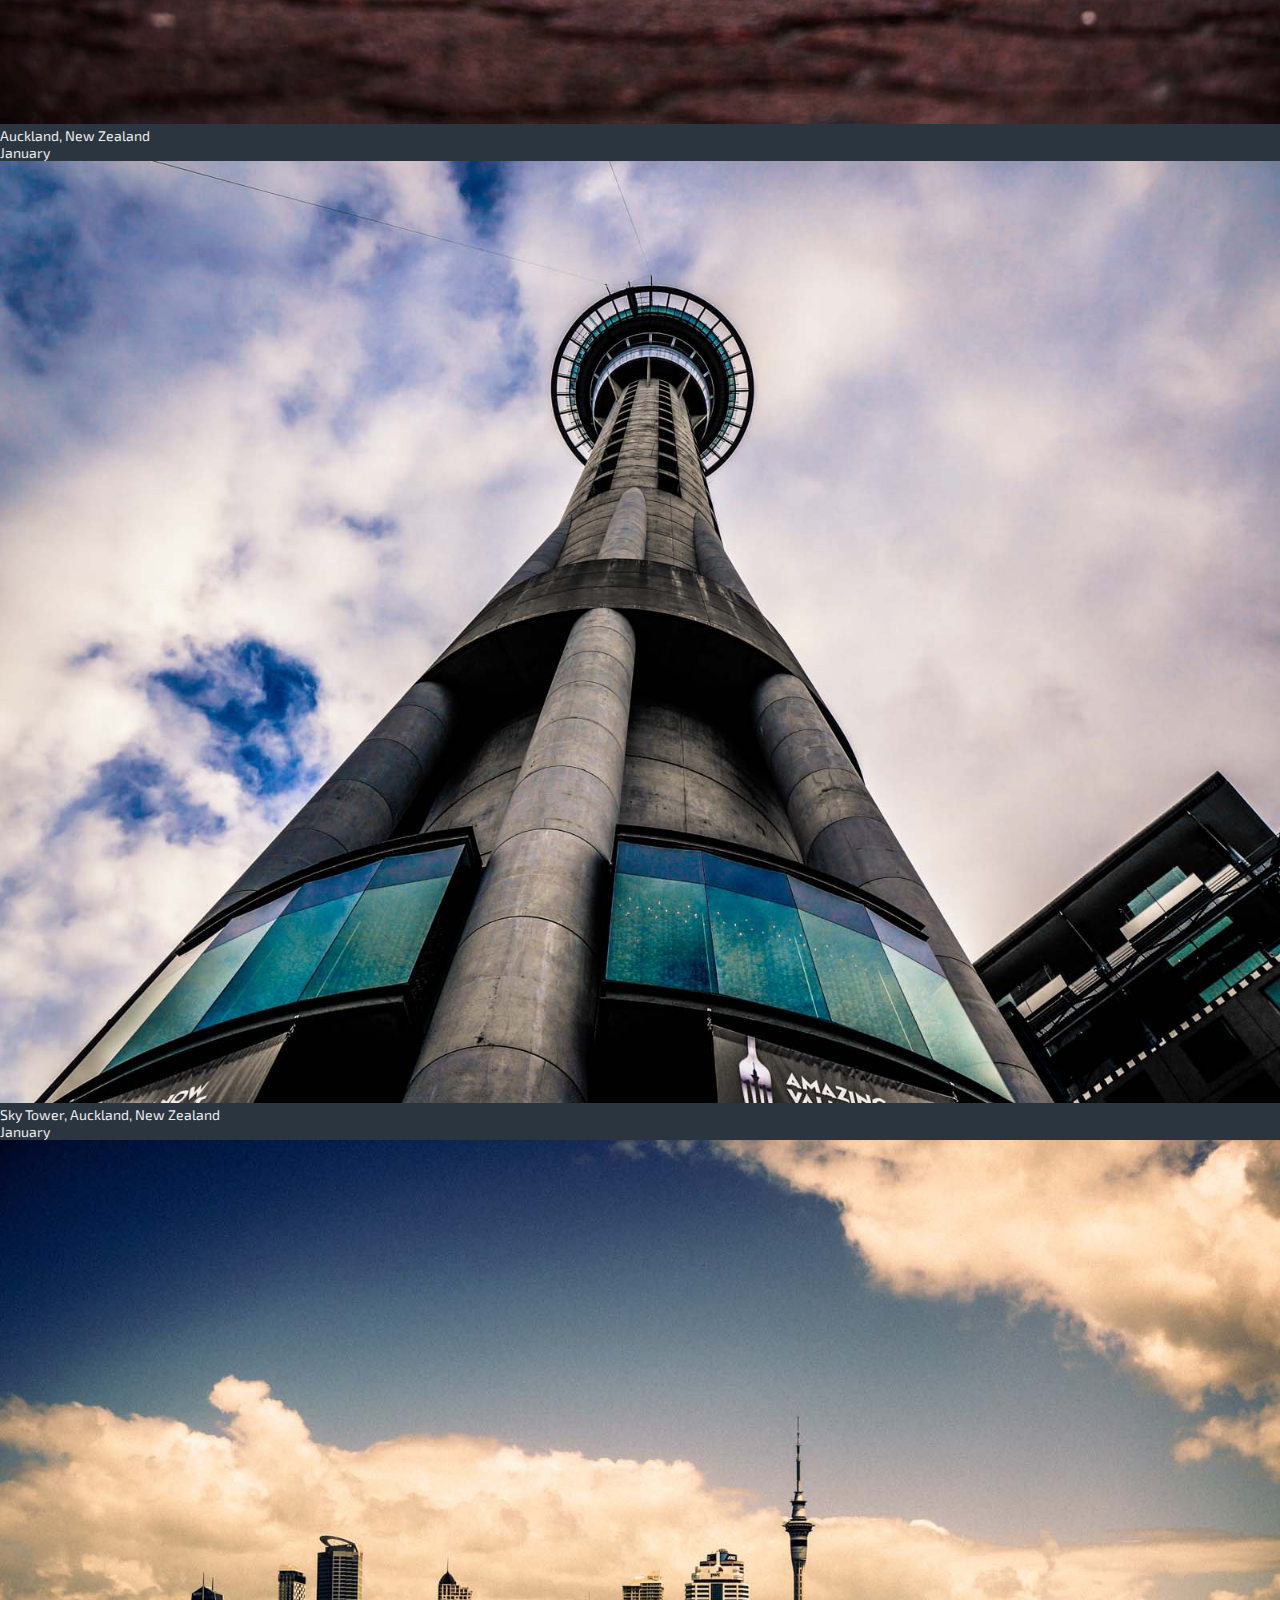
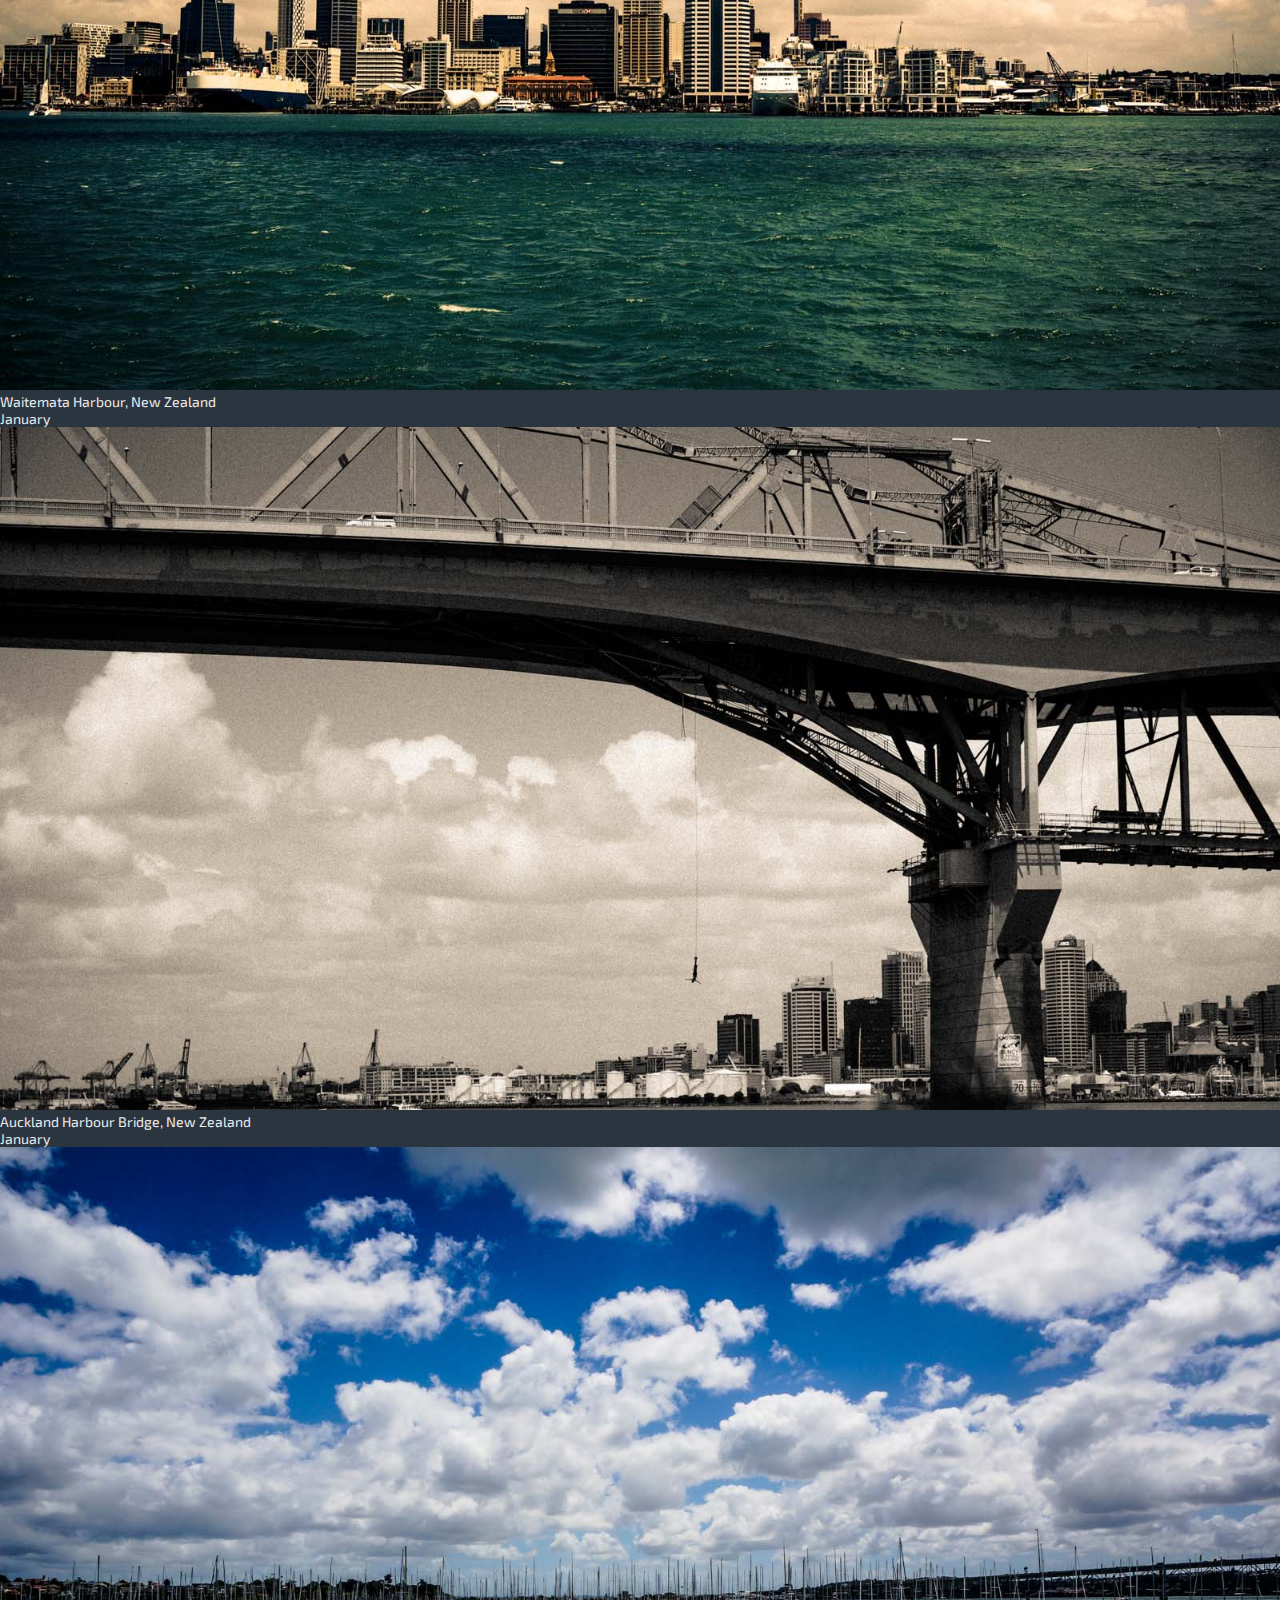
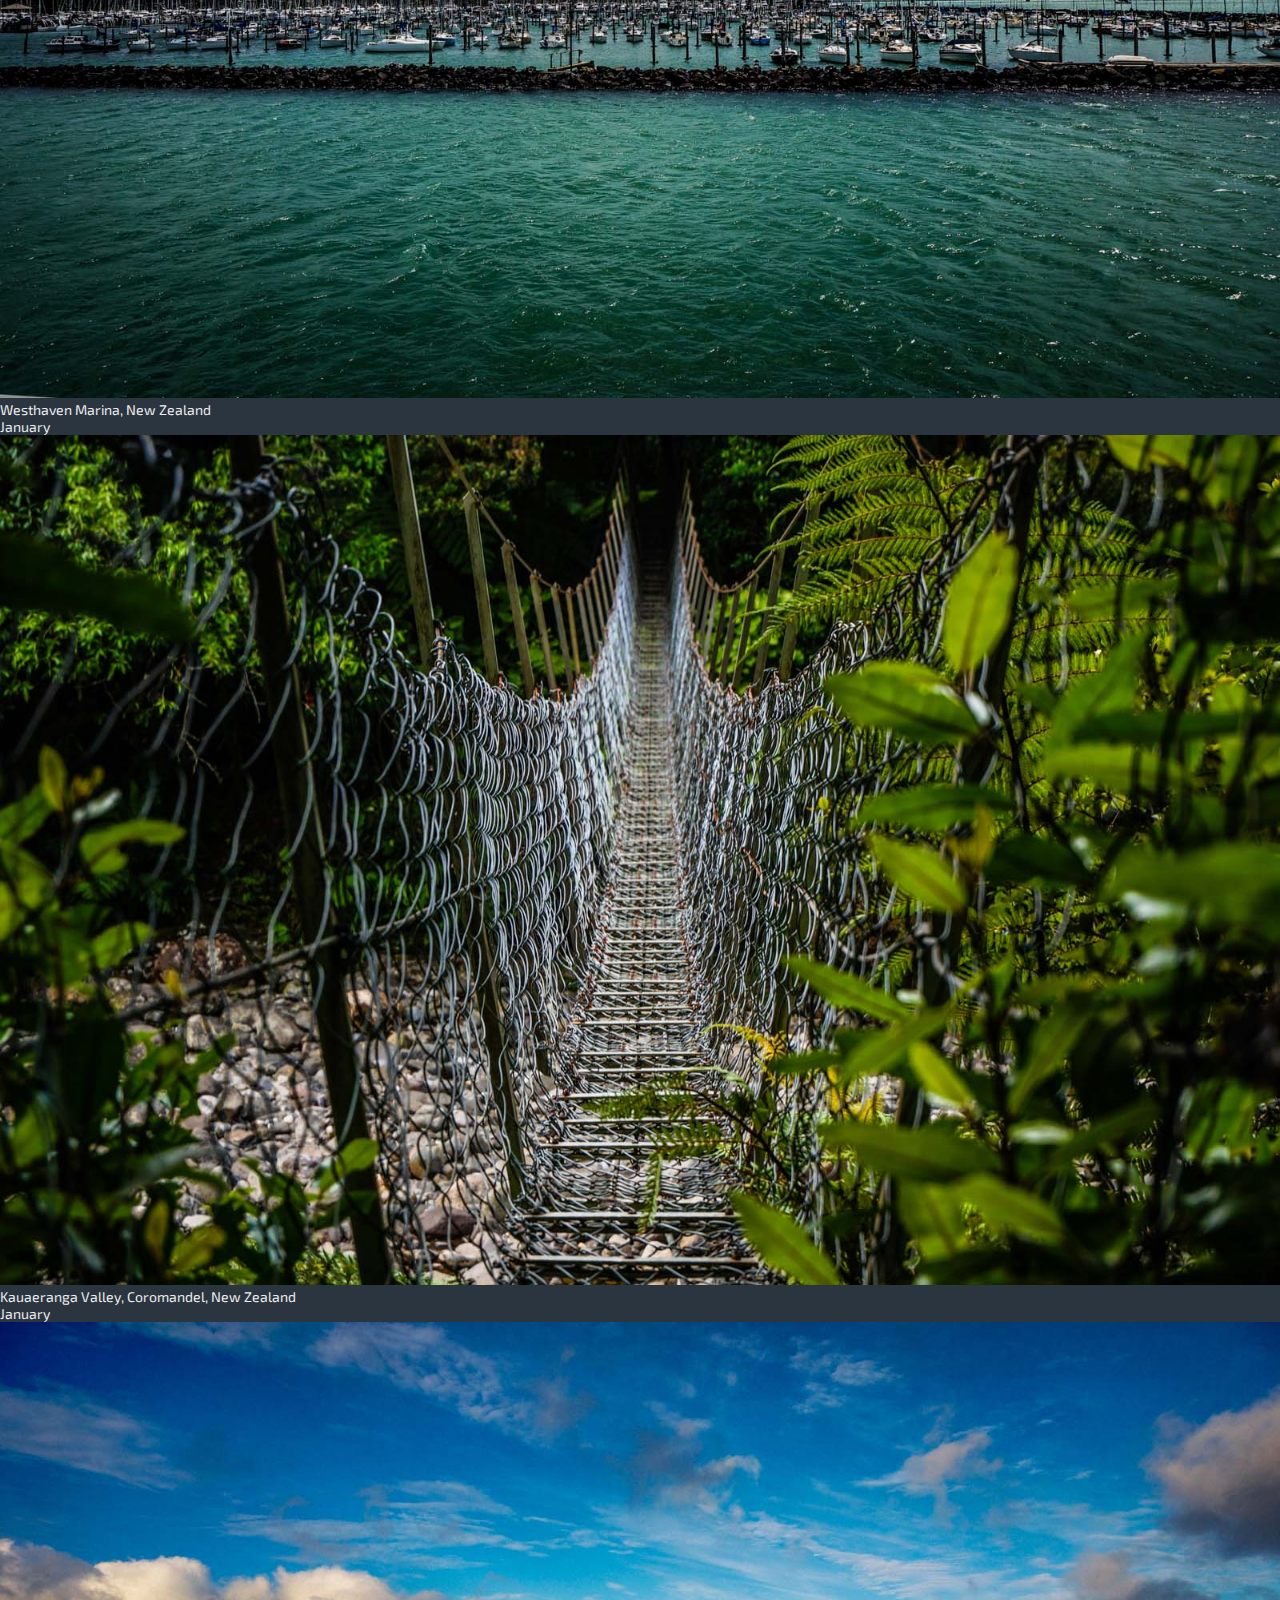
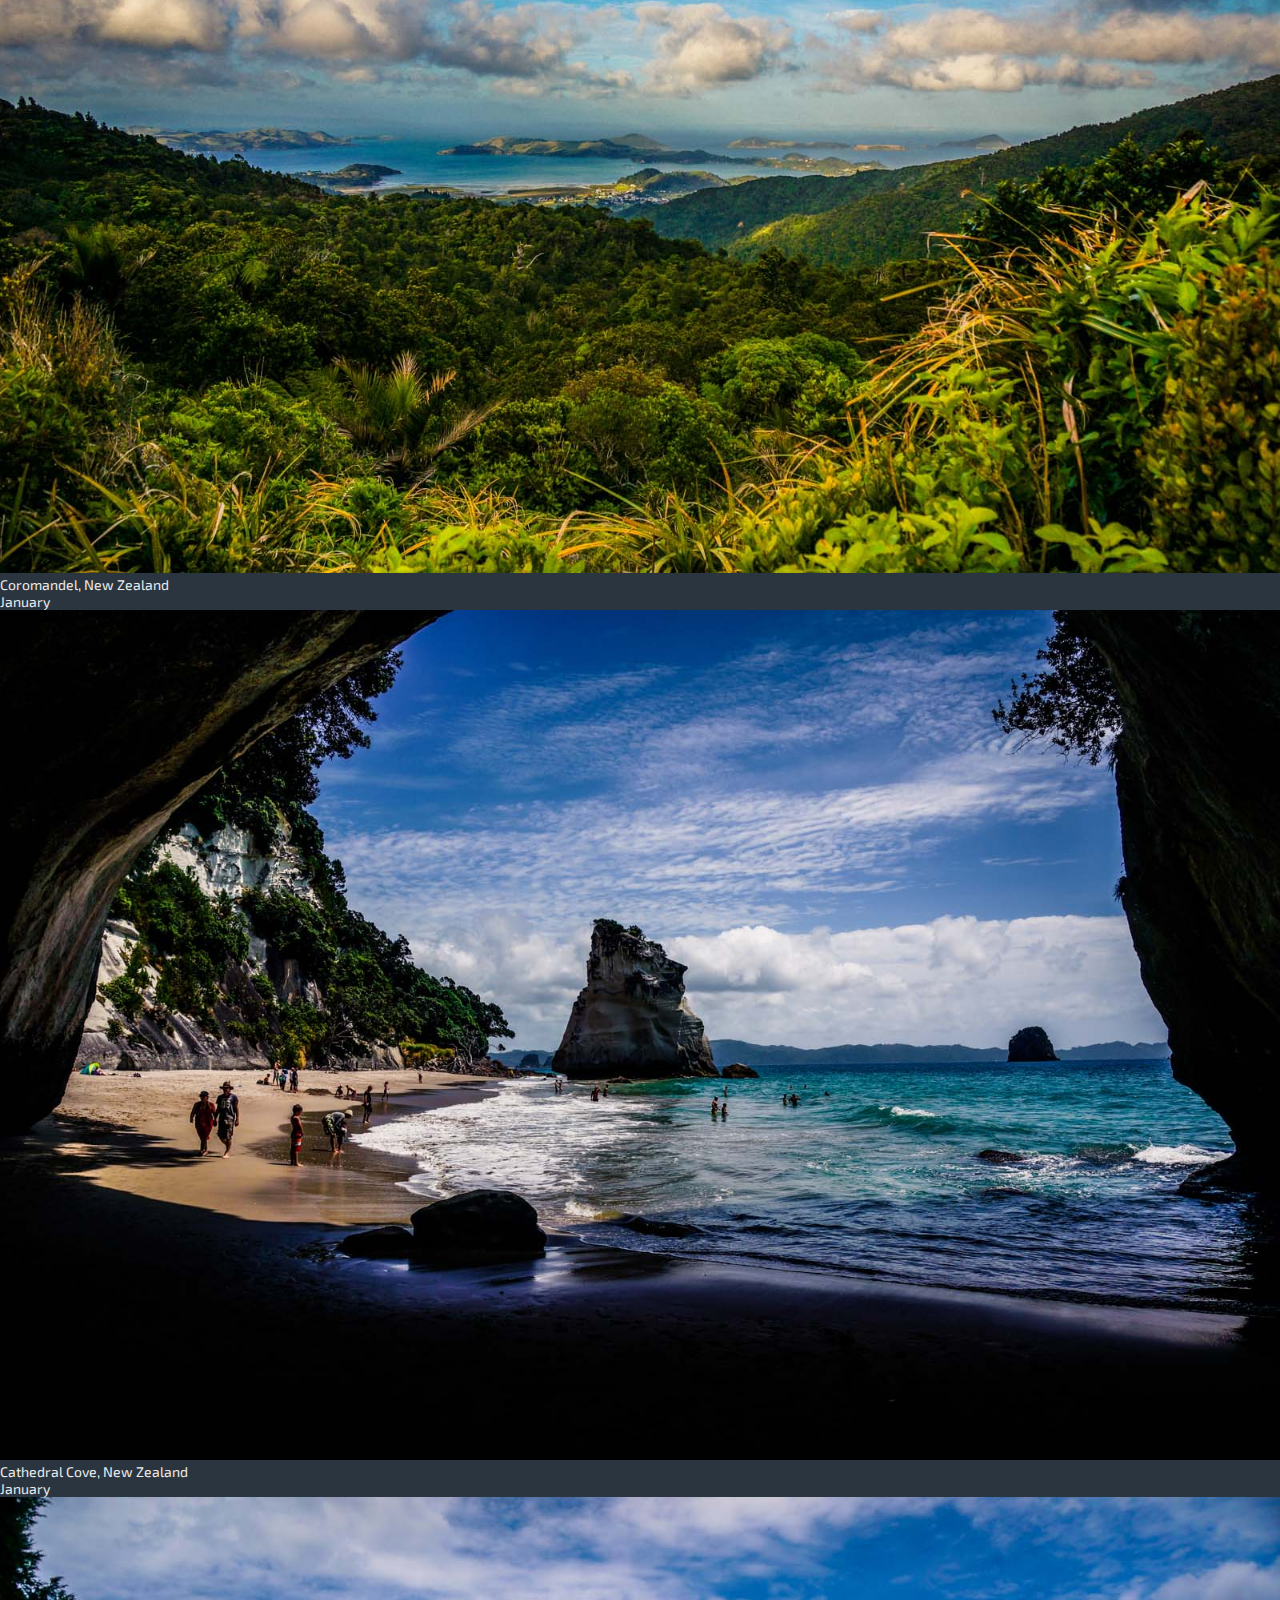
<file: 3.html>
<!DOCTYPE html>
<html lang="en">
  <head>
    <meta charset="utf-8" />
    <meta name="viewport" content="initial-scale=1.0, user-scalable=no">
    <title>Infinity scroll tryout</title>
    <link href="css/style.css" rel="stylesheet">
    <link href="css/normalize.css" rel="stylesheet">
    <script type="text/javascript" src="js/jquery-1.10.2.min.js"></script>
    <script type="text/javascript" src="js/jquery.jscroll.js"></script>
    <script type="text/javascript" src="js/photodata.js"></script>
    <script type="text/javascript" src="js/main.js"></script>
    <style type="text/css">
      div#container {
        width: 100%;
      }
    </style>
  </head>
  <body>
    <div id="container">
    </div>
  </body>
</html>
</file>
<file: css/style.css>
@import url(http://fonts.googleapis.com/css?family=Exo+2&subset=latin,latin-ext);

body {
	background-color: #2B353F; 
	color: #EEE; 
	font-family: 'Exo 2', sans-serif;
	font-size: 14px;
	margin: 0;
	padding: 0;
}

.clearfix:after {
    content: ".";
    display: block;
    clear: both;
    visibility: hidden;
    line-height: 0;
    height: 0;
}
 
.clearfix {
    display: inline-block;
}

nav {
	position: fixed;
	left: 0;
	width: 22%;
	height: 642px;
}

div#container {
	width: 78%;
	float: right;
}

#container img {
	width: 100%;
}

#map-canvas {
	height: 100%;
	padding: 0;
	margin: 0;
}
</file>
